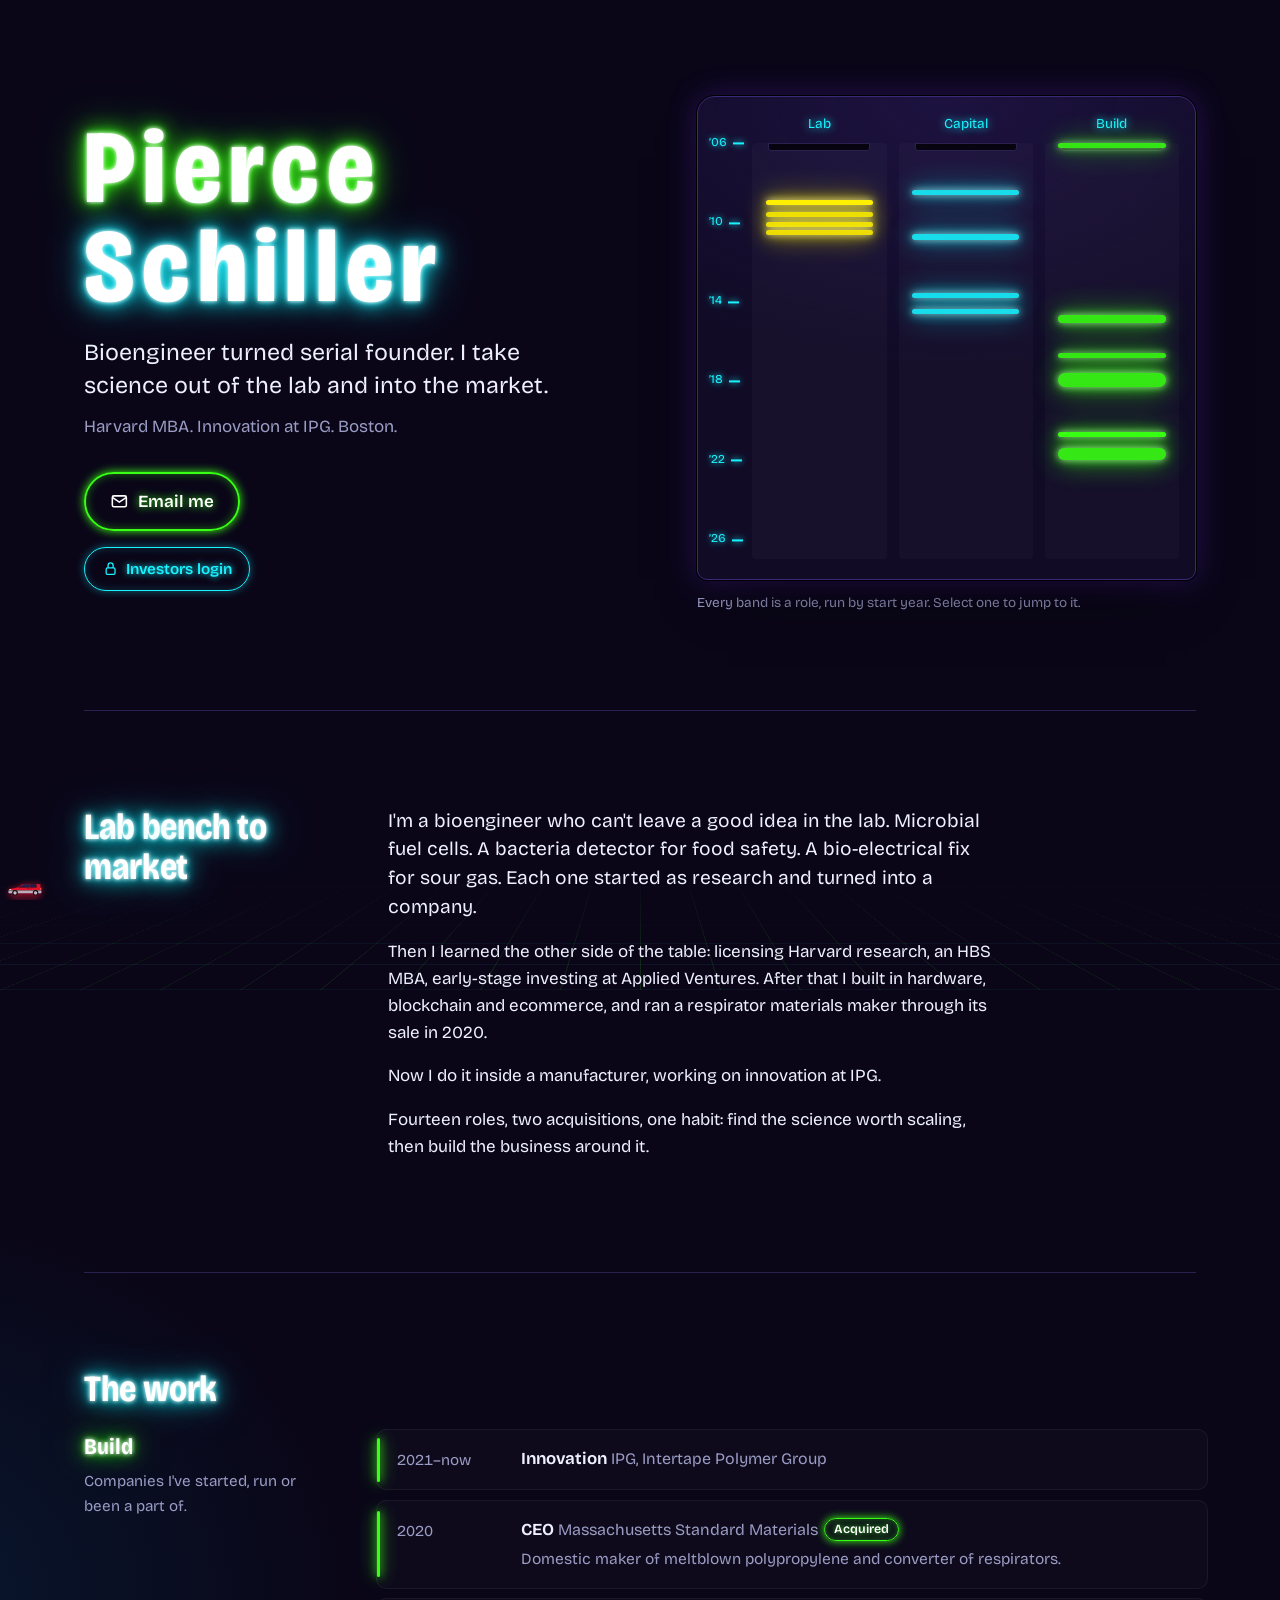
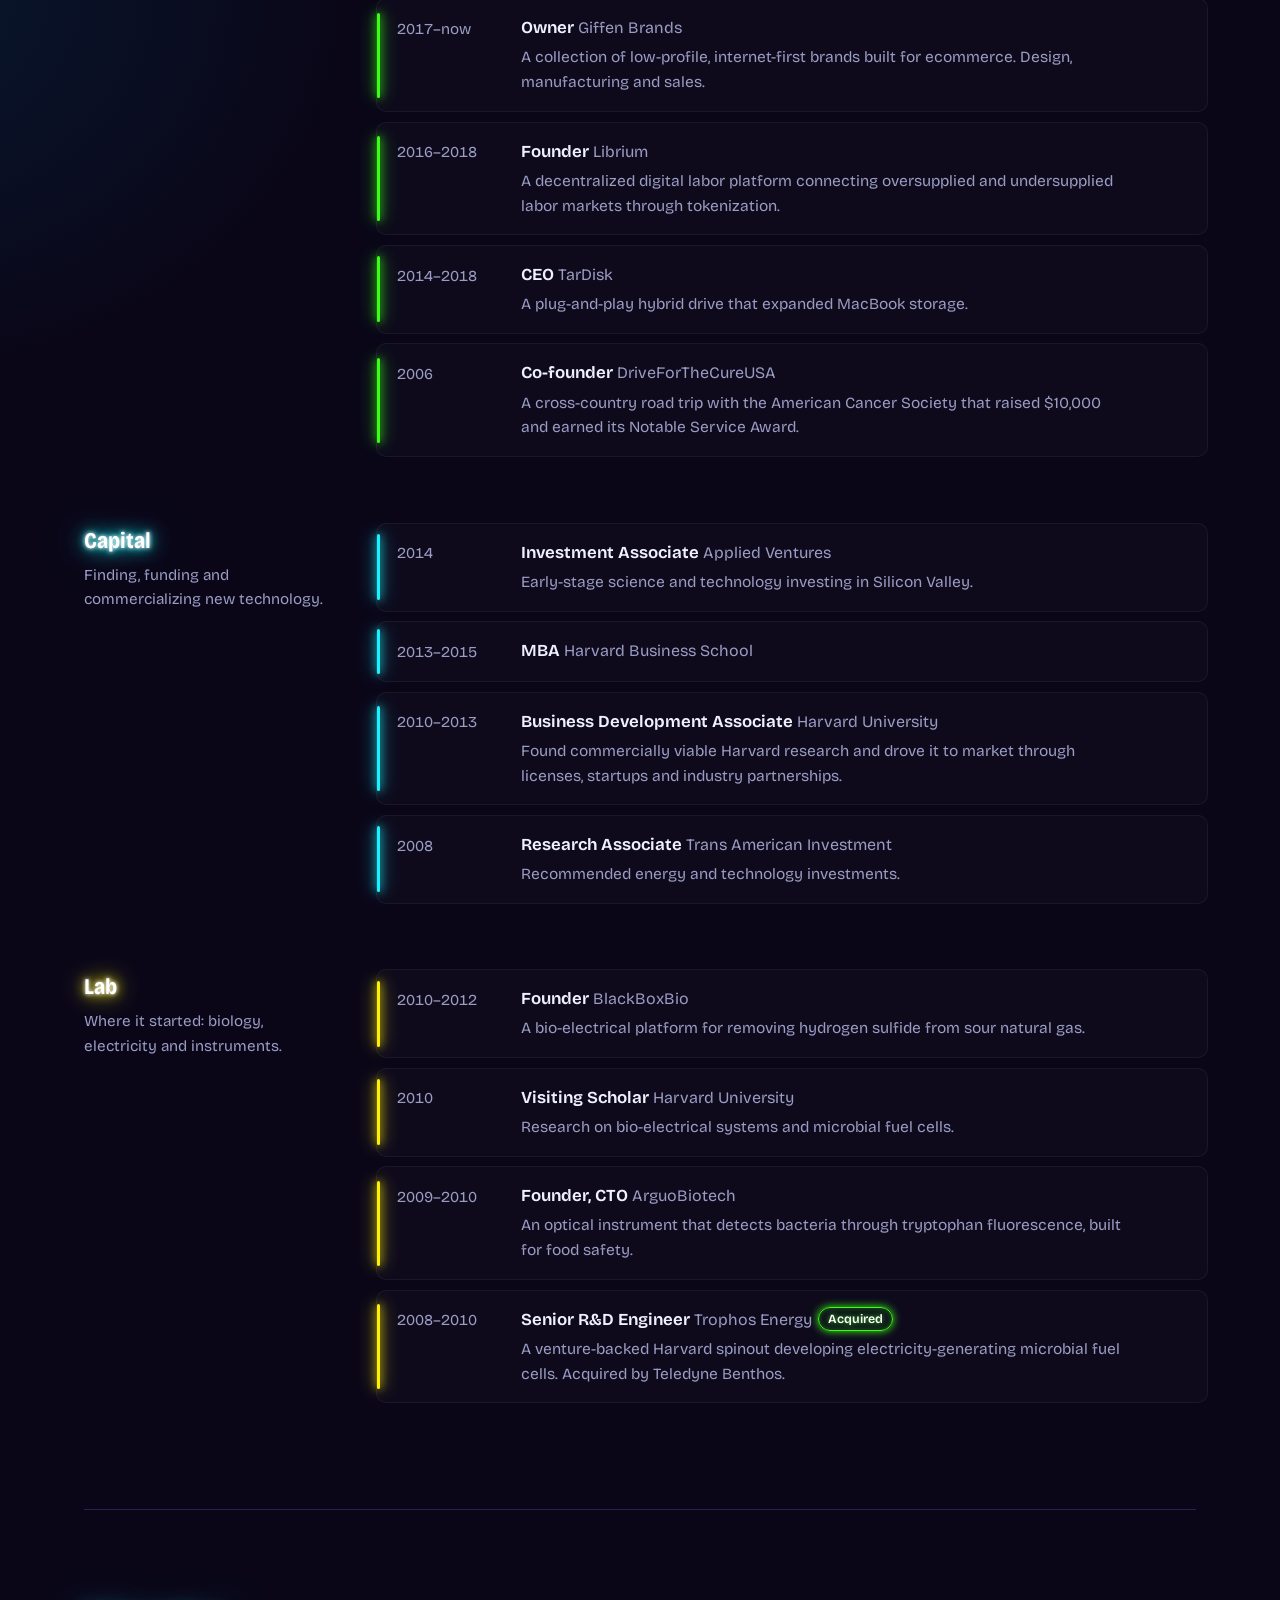
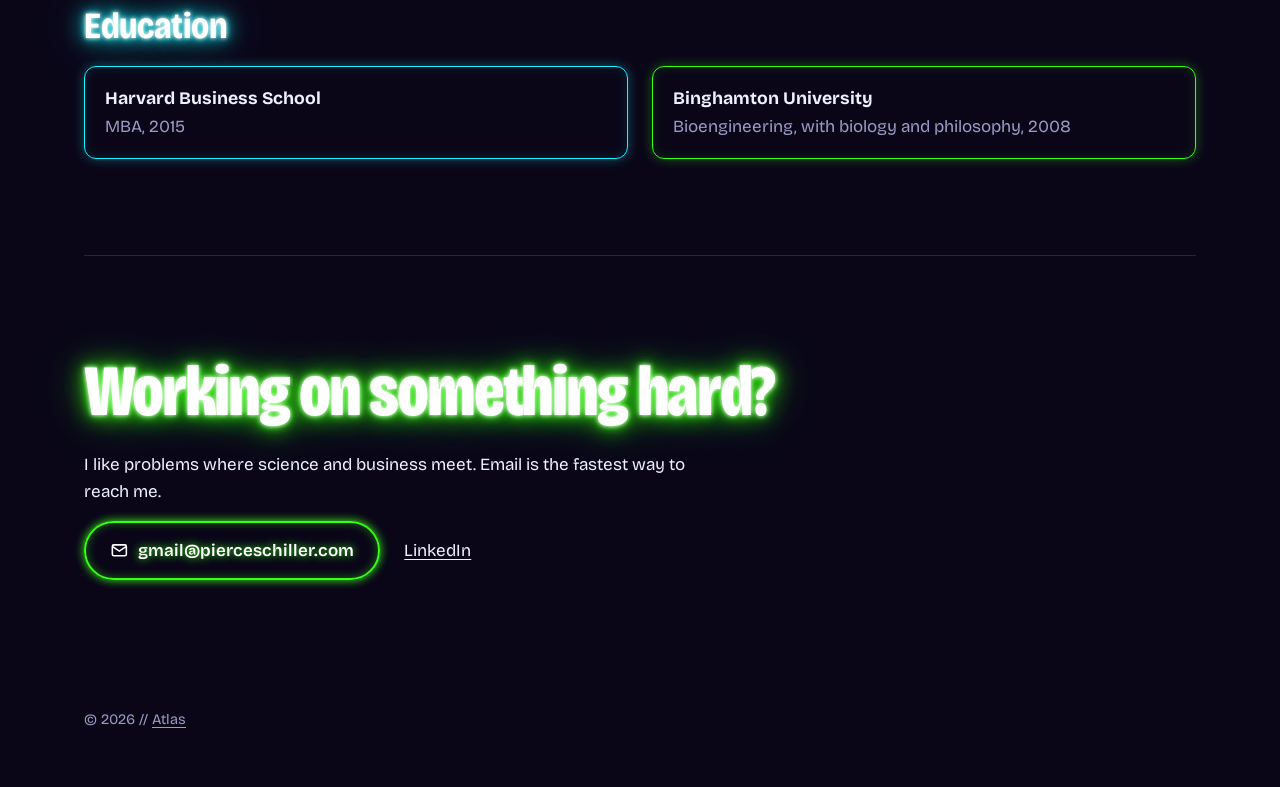
<file: index.html>
<!doctype html>
<html lang="en">
<head>
<meta charset="utf-8">
<meta name="viewport" content="width=device-width, initial-scale=1">
<title>Pierce Schiller</title>
<meta name="description" content="Pierce Schiller. Bioengineer turned serial founder, taking science out of the lab and into the market.">
<meta property="og:title" content="Pierce Schiller">
<meta property="og:description" content="Bioengineer turned serial founder. Harvard MBA. Boston.">
<meta property="og:type" content="website">
<meta name="theme-color" content="#0a0618">
<link rel="icon" type="image/svg+xml" href="assets/img/favicon.svg">
<link rel="canonical" href="https://pierceschiller.com/">
<meta property="og:url" content="https://pierceschiller.com/">
<link rel="preconnect" href="https://fonts.googleapis.com">
<link rel="preconnect" href="https://fonts.gstatic.com" crossorigin>
<link href="https://fonts.googleapis.com/css2?family=Bricolage+Grotesque:opsz,wdth,wght@12..96,75..100,300..800&display=swap" rel="stylesheet">
<link rel="stylesheet" href="assets/css/styles.css">
</head>
<body>
<div class="progress" aria-hidden="true"></div>

<main>
<div class="wrap">

  <!-- HERO -->
  <header class="hero">
    <div>
      <h1><span>Pierce</span><span>Schiller</span></h1>
      <p class="lede">Bioengineer turned serial founder. I take science out of the lab and into the market.</p>
      <p class="facts">Harvard MBA. Innovation at IPG. Boston.</p>
      <a class="button js-mail" href="#contact">
        <svg viewBox="0 0 24 24" fill="none" stroke="currentColor" stroke-width="2" aria-hidden="true"><rect x="3" y="5" width="18" height="14" rx="2"/><path d="m3 7 9 6 9-6"/></svg>
        Email me
      </a>
      <div class="investor">
        <button type="button" class="investor-open">
          <svg viewBox="0 0 24 24" fill="none" stroke="currentColor" stroke-width="2" aria-hidden="true"><rect x="5" y="11" width="14" height="10" rx="2"/><path d="M8 11V7a4 4 0 0 1 8 0v4"/></svg>
          Investors login
        </button>
      </div>
    </div>

    <figure class="gel-wrap" style="margin:0">
      <div class="gel" role="group" aria-label="Career gel: each band is a role, placed by start year">
        <div class="gel-head" aria-hidden="true"><span>Lab</span><span>Capital</span><span>Build</span></div>

        <ol class="ladder" aria-hidden="true">
          <li style="--y:2006">’06</li>
          <li style="--y:2010">’10</li>
          <li style="--y:2014">’14</li>
          <li style="--y:2018">’18</li>
          <li style="--y:2022">’22</li>
          <li style="--y:2026">’26</li>
        </ol>

        <div class="lanes">
          <ul class="lane" aria-label="Lab">
            <li><a class="band exit" href="#trophos"   style="--y:2008.9;--len:1.2;--i:2"><span>Trophos Energy, acquired</span></a></li>
            <li><a class="band"      href="#arguo"     style="--y:2009.5;--len:0.6;--i:4"><span>ArguoBiotech</span></a></li>
            <li><a class="band"      href="#harvard-rs" style="--y:2010.0;--len:0.6;--i:6"><span>Harvard research</span></a></li>
            <li><a class="band"      href="#blackbox"  style="--y:2010.4;--len:1.7;--i:7"><span>BlackBoxBio</span></a></li>
          </ul>
          <ul class="lane" aria-label="Capital">
            <li><a class="band" href="#tai"        style="--y:2008.4;--len:0.5;--i:1"><span>Trans American Investment</span></a></li>
            <li><a class="band" href="#harvard-bd" style="--y:2010.6;--len:3;--i:8"><span>Harvard tech commercialization</span></a></li>
            <li><a class="band" href="#hbs"        style="--y:2013.6;--len:2;--i:9"><span>Harvard Business School</span></a></li>
            <li><a class="band" href="#applied"    style="--y:2014.4;--len:0.6;--i:10"><span>Applied Ventures</span></a></li>
          </ul>
          <ul class="lane" aria-label="Build">
            <li><a class="band"      href="#dftc"    style="--y:2006;--len:0.5;--i:0"><span>DriveForTheCureUSA</span></a></li>
            <li><a class="band"      href="#tardisk" style="--y:2014.7;--len:3.8;--i:11"><span>TarDisk</span></a></li>
            <li><a class="band"      href="#librium" style="--y:2016.6;--len:2.3;--i:12"><span>Librium</span></a></li>
            <li><a class="band"      href="#giffen"  style="--y:2017.6;--len:9;--i:13"><span>Giffen Brands</span></a></li>
            <li><a class="band exit" href="#msm"     style="--y:2020.6;--len:0.4;--i:14"><span>Mass. Standard Materials, acquired</span></a></li>
            <li><a class="band"      href="#ipg"     style="--y:2021.4;--len:5.5;--i:15"><span>IPG</span></a></li>
          </ul>
        </div>
      </div>
      <figcaption class="gel-note">Every band is a role, run by start year. Select one to jump to it.</figcaption>
    </figure>
  </header>

  <!-- STORY -->
  <section class="section story" aria-labelledby="story-h">
    <h2 id="story-h">Lab bench to market</h2>
    <div>
      <p>I'm a bioengineer who can't leave a good idea in the lab. Microbial fuel cells. A bacteria detector for food safety. A bio-electrical fix for sour gas. Each one started as research and turned into a company.</p>
      <p>Then I learned the other side of the table: licensing Harvard research, an HBS MBA, early-stage investing at Applied Ventures. After that I built in hardware, blockchain and ecommerce, and ran a respirator materials maker through its sale in 2020.</p>
      <p>Now I do it inside a manufacturer, working on innovation at IPG.</p>
      <p>Fourteen roles, two acquisitions, one habit: find the science worth scaling, then build the business around it.</p>
    </div>
  </section>

  <!-- TIMELINE -->
  <section class="section" aria-labelledby="work-h">
    <h2 id="work-h">The work</h2>
    <div class="eras">

      <div class="era">
        <div><h3>Build</h3><p class="era-sub">Companies I've started, run or been a part of.</p></div>
        <ol class="roles" reversed>
          <li class="role" id="ipg"><time>2021–now</time><div><h4>Innovation <small>IPG, Intertape Polymer Group</small></h4></div></li>
          <li class="role" id="msm"><time>2020</time><div><h4>CEO <small>Massachusetts Standard Materials</small><span class="tag">Acquired</span></h4><p>Domestic maker of meltblown polypropylene and converter of respirators.</p></div></li>
          <li class="role" id="giffen"><time>2017–now</time><div><h4>Owner <small>Giffen Brands</small></h4><p>A collection of low-profile, internet-first brands built for ecommerce. Design, manufacturing and sales.</p>
            <div class="giffen" hidden>
              <p class="giffen-lede">You have <b>$18</b> to eat for the week: 12 meals. Rice is the cheap staple. Steak costs $4 a meal and it's the one you want.</p>
              <div class="plates" aria-hidden="true"></div>
              <label class="giffen-ctl">Price of rice <output class="rice-price">$1.00</output>
                <input type="range" min="100" max="150" step="5" value="100" aria-label="Price of rice per meal">
              </label>
              <p class="giffen-tally"><span class="t-rice">Rice: 10 meals</span> <span class="t-steak">Steak: 2 meals</span></p>
              <p class="giffen-cap">Raise the price of rice. Steak gets squeezed out of the budget, so you end up buying <em>more</em> rice. That's a Giffen good: an everyday staple whose demand rises with its price. Giffen Brands is named for it.</p>
              <button type="button" class="giffen-x">Close</button>
            </div>
          </div></li>
          <li class="role" id="librium"><time>2016–2018</time><div><h4>Founder <small>Librium</small></h4><p>A decentralized digital labor platform connecting oversupplied and undersupplied labor markets through tokenization.</p></div></li>
          <li class="role" id="tardisk"><time>2014–2018</time><div><h4>CEO <small>TarDisk</small></h4><p>A plug-and-play hybrid drive that expanded MacBook storage.</p></div></li>
          <li class="role" id="dftc"><time>2006</time><div><h4>Co-founder <small>DriveForTheCureUSA</small></h4><p>A cross-country road trip with the American Cancer Society that raised $10,000 and earned its Notable Service Award.</p></div></li>
        </ol>
      </div>

      <div class="era">
        <div><h3>Capital</h3><p class="era-sub">Finding, funding and commercializing new technology.</p></div>
        <ol class="roles" reversed>
          <li class="role" id="applied"><time>2014</time><div><h4>Investment Associate <small>Applied Ventures</small></h4><p>Early-stage science and technology investing in Silicon Valley.</p></div></li>
          <li class="role" id="hbs"><time>2013–2015</time><div><h4>MBA <small>Harvard Business School</small></h4></div></li>
          <li class="role" id="harvard-bd"><time>2010–2013</time><div><h4>Business Development Associate <small>Harvard University</small></h4><p>Found commercially viable Harvard research and drove it to market through licenses, startups and industry partnerships.</p></div></li>
          <li class="role" id="tai"><time>2008</time><div><h4>Research Associate <small>Trans American Investment</small></h4><p>Recommended energy and technology investments.</p></div></li>
        </ol>
      </div>

      <div class="era">
        <div><h3>Lab</h3><p class="era-sub">Where it started: biology, electricity and instruments.</p></div>
        <ol class="roles" reversed>
          <li class="role" id="blackbox"><time>2010–2012</time><div><h4>Founder <small>BlackBoxBio</small></h4><p>A bio-electrical platform for removing hydrogen sulfide from sour natural gas.</p></div></li>
          <li class="role" id="harvard-rs"><time>2010</time><div><h4>Visiting Scholar <small>Harvard University</small></h4><p>Research on bio-electrical systems and microbial fuel cells.</p></div></li>
          <li class="role" id="arguo"><time>2009–2010</time><div><h4>Founder, CTO <small>ArguoBiotech</small></h4><p>An optical instrument that detects bacteria through tryptophan fluorescence, built for food safety.</p></div></li>
          <li class="role" id="trophos"><time>2008–2010</time><div><h4>Senior R&amp;D Engineer <small>Trophos Energy</small><span class="tag">Acquired</span></h4><p>A venture-backed Harvard spinout developing electricity-generating microbial fuel cells. Acquired by Teledyne Benthos.</p></div></li>
        </ol>
      </div>

    </div>
  </section>

  <!-- CREDENTIALS -->
  <section class="section" aria-labelledby="edu-h">
    <h2 id="edu-h">Education</h2>
    <dl class="creds">
      <div><dt>Harvard Business School</dt><dd>MBA, 2015</dd></div>
      <div><dt>Binghamton University</dt><dd>Bioengineering, with biology and philosophy, 2008</dd></div>
    </dl>
  </section>

  <!-- CONTACT -->
  <section class="section contact" id="contact" aria-labelledby="contact-h">
    <h2 id="contact-h">Working on something hard?</h2>
    <p>I like problems where science and business meet. Email is the fastest way to reach me.</p>
    <div class="row">
      <a class="button js-mail" href="#contact">
        <svg viewBox="0 0 24 24" fill="none" stroke="currentColor" stroke-width="2" aria-hidden="true"><rect x="3" y="5" width="18" height="14" rx="2"/><path d="m3 7 9 6 9-6"/></svg>
        <span class="js-mail-text">Email me</span>
      </a>
      <a href="https://www.linkedin.com/in/pierceschiller/">LinkedIn</a>
    </div>
    <noscript><p>gmail [at] pierceschiller [dot] com</p></noscript>
  </section>

</div>
</main>

<footer>
  <div class="roadtrip" aria-hidden="true">
    <div class="car">
      <span class="honk">Beep! $10,000 raised, coast to coast.</span>
      <svg viewBox="6 16 200 74" width="200" height="74">
        <!-- Scaled from the factory side elevation: 1 unit = 20 mm.
             Length 3845 (rear overhang 695, wheelbase 2380, front overhang 770).
             Faces right: rear at x=10, front at x=202. Ground at y=88. -->
        <!-- red upper body: raked hatch, flat roof, steep windshield, sloping hood -->
        <path d="M11 58 L11.2 44 L13.4 25 Q14.4 21.4 19 21.3 L113 21.3 Q116 21.4 117.5 22.6 L150 42.6 L186 49.6 L197 51 Q201 52 201.6 55 L202 58 Z" fill="#e3112a"/>
        <!-- roof spoiler -->
        <path d="M12.6 20.8 L27 19.8 L27 22.8 L13.6 23.6 Z" fill="#15151c"/>
        <!-- hatch glass seen edge-on -->
        <path d="M13.4 25 L11.6 42 L14.6 42 L16.4 24.4 Z" fill="#15151c"/>
        <!-- side glass: black frames, then glass -->
        <path d="M76 23.4 L38.6 23.4 L37.6 43 L76 43 Z" fill="#15151c"/>
        <path d="M74 25 L40.2 25 L39.4 41.5 L74 41.5 Z" fill="#241a4a"/>
        <path d="M79 23.2 L114 23.2 L143 43 L79 43 Z" fill="#15151c"/>
        <path d="M80.6 24.8 L113.2 24.8 L138.6 41.5 L80.6 41.5 Z" fill="#241a4a"/>
        <path d="M84 26.5 L112 26.4 L124 34.2" stroke="#ffffff55" stroke-width="1.1" fill="none"/>
        <!-- mirror -->
        <path d="M136 37.6 L143 36.8 L144 42 L137 42 Z" fill="#15151c"/>
        <!-- door seams, handle, fuel door -->
        <path d="M77.5 43 L77.5 76 M142.6 43 L142.6 76" stroke="#9e0a1d" stroke-width="0.9"/>
        <rect x="82" y="46" width="9" height="2.4" rx="1.1" fill="#15151c"/>
        <rect x="64.5" y="50.4" width="5.6" height="4.4" rx="1" fill="none" stroke="#9e0a1d" stroke-width="0.8"/>
        <!-- rub strip, then the silver lower body and bumpers -->
        <rect x="10.6" y="57.6" width="192" height="3" fill="#15151c"/>
        <path d="M10 60.6 L203 60.6 L203.4 72.6 Q203.4 76.4 199.6 76.4 L14 76.4 Q9.6 76.4 9.6 72.6 Z" fill="#b9bdc9"/>
        <path d="M10 66 L30 66 M184 66 L203 66" stroke="#7d8190" stroke-width="1.2"/>
        <!-- lights -->
        <path d="M186.6 51.6 L197 52.4 L199.6 56.8 L187.4 57 Z" fill="#fff6c8"/>
        <rect x="11" y="45.8" width="3.8" height="11" rx="0.8" fill="#ff7a2e"/>
        <!-- wheel arches cut into the body -->
        <circle cx="43.8" cy="73.8" r="16.4" fill="#0a0618"/>
        <circle cx="164.7" cy="73.8" r="16.4" fill="#0a0618"/>
        <!-- turbine-style rims -->
        <g class="wheel" style="transform-origin:43.8px 73.8px">
          <circle cx="43.8" cy="73.8" r="14.2" fill="#111"/><circle cx="43.8" cy="73.8" r="9.2" fill="#d7d9e2"/>
          <circle cx="43.8" cy="73.8" r="9.2" fill="none" stroke="#8a8d9a" stroke-width="2.8" stroke-dasharray="2.2 2.6"/>
          <circle cx="43.8" cy="73.8" r="2.8" fill="#8a8d9a"/>
        </g>
        <g class="wheel" style="transform-origin:164.7px 73.8px">
          <circle cx="164.7" cy="73.8" r="14.2" fill="#111"/><circle cx="164.7" cy="73.8" r="9.2" fill="#d7d9e2"/>
          <circle cx="164.7" cy="73.8" r="9.2" fill="none" stroke="#8a8d9a" stroke-width="2.8" stroke-dasharray="2.2 2.6"/>
          <circle cx="164.7" cy="73.8" r="2.8" fill="#8a8d9a"/>
        </g>
      </svg>
    </div>
  </div>
  <div class="wrap foot-row"><span>© <span id="yr">2026</span> // <a href="/atlas/">Atlas</a></span><span class="ipline" aria-live="polite"></span></div>
</footer>

<dialog class="login" aria-labelledby="login-h">
  <form class="login-form" method="dialog" autocomplete="off" novalidate>
    <h2 id="login-h">Investors login</h2>
    <label>Username
      <input type="text" name="u" autocomplete="off" autocapitalize="off" spellcheck="false" required>
    </label>
    <label>Password
      <input type="password" name="p" autocomplete="new-password" required>
    </label>
    <div class="login-row">
      <button type="submit" class="button">Log in</button>
      <button type="button" class="login-cancel">Cancel</button>
    </div>
  </form>
  <div class="login-fail" hidden>
    <p class="fail-msg">Wrong username and password.</p>
    <div class="login-row">
      <button type="button" class="button login-retry">Try again</button>
      <button type="button" class="login-cancel">Close</button>
    </div>
  </div>
</dialog>
<script src="assets/js/main.js" defer></script>
</body>
</html>
</file>
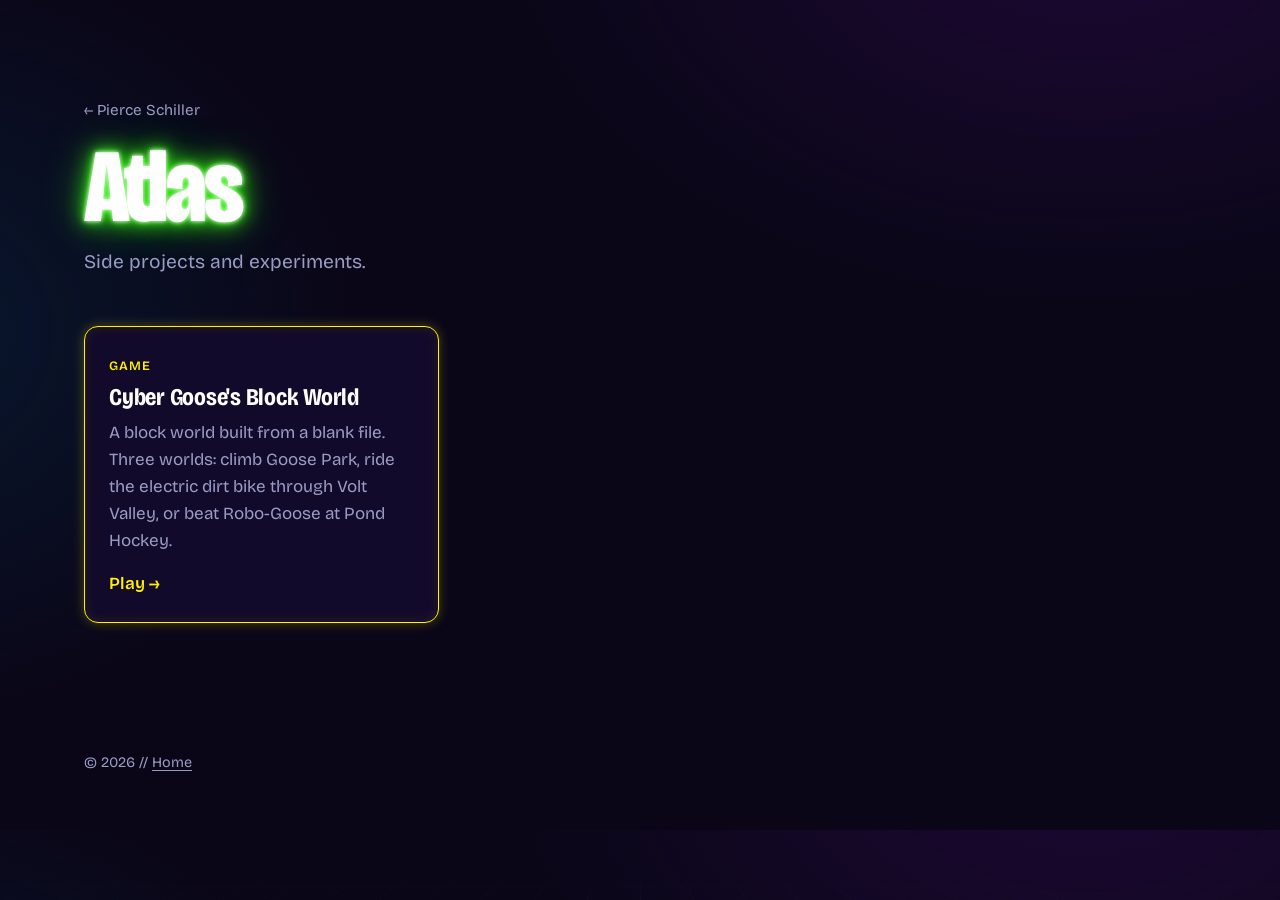
<file: atlas/index.html>
<!doctype html>
<html lang="en">
<head>
<meta charset="utf-8">
<meta name="viewport" content="width=device-width, initial-scale=1">
<title>Atlas // Pierce Schiller</title>
<meta name="description" content="Atlas: side projects and experiments from Pierce Schiller.">
<meta name="theme-color" content="#0a0618">
<link rel="icon" type="image/svg+xml" href="/assets/img/favicon.svg">
<link rel="canonical" href="https://pierceschiller.com/atlas/">
<link rel="preconnect" href="https://fonts.googleapis.com">
<link rel="preconnect" href="https://fonts.gstatic.com" crossorigin>
<link href="https://fonts.googleapis.com/css2?family=Bricolage+Grotesque:opsz,wdth,wght@12..96,75..100,300..800&display=swap" rel="stylesheet">
<link rel="stylesheet" href="/assets/css/styles.css">
<style>
  .atlas-head { padding: clamp(3rem, 8vw, 6rem) 0 2rem; }
  .atlas-head .back { color: var(--muted); font-size: 0.95rem; text-decoration: none; }
  .atlas-head .back:hover { color: var(--cyan); }
  .atlas-head h1 {
    margin: 1rem 0 0.75rem;
    font-size: clamp(3.2rem, 9vw, 6.5rem);
    font-weight: 800;
    font-stretch: 75%;
    font-variation-settings: "opsz" 96;
    line-height: 0.92;
    letter-spacing: -0.03em;
    color: #fff;
    text-shadow: var(--glow-green);
  }
  .atlas-head p { color: var(--muted); font-size: 1.2rem; }
  .atlas-grid {
    display: grid;
    grid-template-columns: repeat(auto-fill, minmax(18rem, 1fr));
    gap: 1.5rem;
    padding: 0 0 clamp(3.5rem, 8vw, 6rem);
    list-style: none;
    margin: 0;
  }
  .tile {
    display: block;
    height: 100%;
    padding: 1.5rem;
    border-radius: 14px;
    border: 1px solid var(--yellow);
    background: var(--bg-2);
    box-shadow: 0 0 12px #ffef0044, inset 0 0 12px #ffef0018;
    text-decoration: none;
    transition: box-shadow 0.2s, transform 0.2s;
  }
  .tile:hover, .tile:focus-visible {
    color: inherit;
    text-shadow: none;
    transform: translateY(-3px);
    box-shadow: 0 0 22px #ffef0099, inset 0 0 16px #ffef0033;
  }
  .tile .kind { color: var(--yellow); font-size: 0.8rem; font-weight: 600; letter-spacing: 0.08em; text-transform: uppercase; }
  .tile h2 { margin: 0.4rem 0 0.5rem; font-size: 1.5rem; text-shadow: none; }
  .tile p { margin: 0 0 1rem; color: var(--muted); }
  .tile .go { color: var(--yellow); font-weight: 600; }
  @media (prefers-reduced-motion: reduce) { .tile { transition: none; } .tile:hover { transform: none; } }
</style>
</head>
<body>
<main class="wrap">
  <header class="atlas-head">
    <a class="back" href="/">← Pierce Schiller</a>
    <h1>Atlas</h1>
    <p>Side projects and experiments.</p>
  </header>

  <ul class="atlas-grid">
    <li>
      <a class="tile" href="/atlas/goose/">
        <span class="kind">Game</span>
        <h2>Cyber Goose's Block World</h2>
        <p>A block world built from a blank file. Three worlds: climb Goose Park, ride the electric dirt bike through Volt Valley, or beat Robo-Goose at Pond Hockey.</p>
        <span class="go">Play →</span>
      </a>
    </li>
  </ul>
</main>
<footer><div class="wrap foot-row"><span>© 2026 // <a href="/">Home</a></span></div></footer>
</body>
</html>
</file>
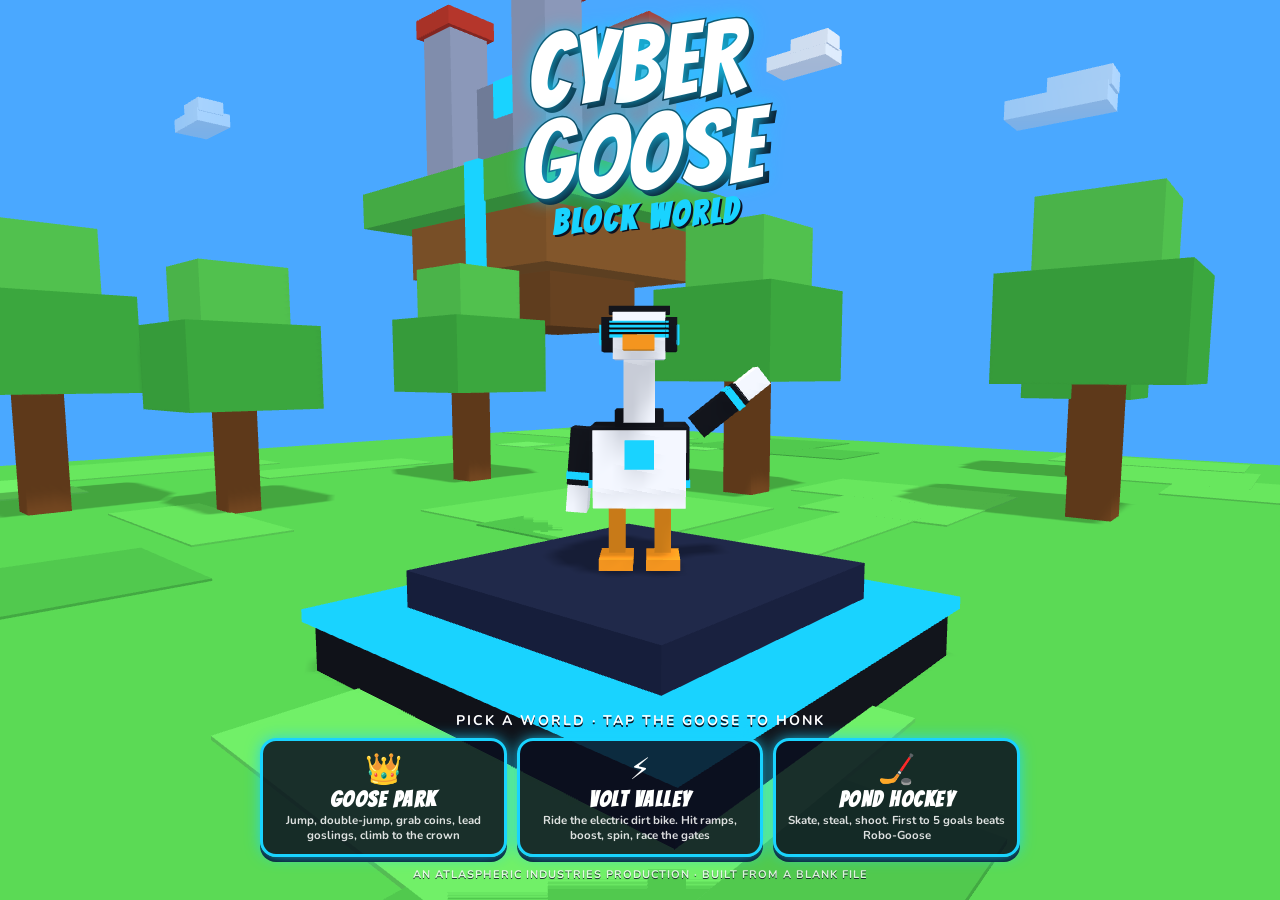
<file: atlas/goose/index.html>
<!DOCTYPE html>
<html lang="en">
<head>
<meta charset="utf-8">
<meta name="viewport" content="width=device-width,initial-scale=1,maximum-scale=1,user-scalable=no">
<title>Cyber Goose: Block World</title>
<link href="https://fonts.googleapis.com/css2?family=Bangers&family=Nunito:wght@700;900&display=swap" rel="stylesheet">
<style>
:root{--glow:#19d3ff;--ink:#0b1020}
*{box-sizing:border-box;-webkit-tap-highlight-color:transparent}
html,body{margin:0;height:100%;overflow:hidden;background:#0b1020;font-family:Nunito,system-ui,-apple-system,sans-serif;font-weight:700;color:#fff;
  touch-action:none;-webkit-user-select:none;user-select:none;-webkit-touch-callout:none}
canvas#c{position:fixed;inset:0;width:100%;height:100%;display:block}
button{font:inherit;color:inherit;cursor:pointer;border:0}
.hidden{display:none!important}

/* ---------- menu ---------- */
#menu{position:fixed;inset:0;display:flex;flex-direction:column;justify-content:space-between;align-items:center;padding:14px 14px 18px;pointer-events:none}
#title{text-align:center;transform:rotate(-4deg);margin-top:6px}
#title h1{font-family:Bangers,Impact,sans-serif;font-weight:400;font-size:clamp(46px,13vw,104px);line-height:.86;margin:0;letter-spacing:2px;
  color:#fff;-webkit-text-stroke:3px var(--ink);paint-order:stroke fill;text-shadow:0 0 18px var(--glow),5px 6px 0 var(--ink)}
#title .sub{font-family:Bangers,Impact,sans-serif;font-size:clamp(18px,5vw,34px);letter-spacing:3px;color:var(--glow);text-shadow:2px 2px 0 var(--ink)}
#menuBottom{width:100%;max-width:760px;pointer-events:auto}
#pick{text-align:center;font-size:14px;letter-spacing:2px;text-transform:uppercase;margin-bottom:8px;text-shadow:0 2px 0 var(--ink)}
#cards{display:grid;grid-template-columns:repeat(3,1fr);gap:10px}
.card{background:rgba(11,16,32,.86);border:3px solid var(--glow);border-radius:16px;padding:12px 8px;text-align:center;
  box-shadow:0 0 16px -2px var(--glow),0 5px 0 var(--ink);transition:transform .08s}
.card:active{transform:translateY(3px) scale(.98)}
.card .ic{font-size:30px;line-height:1.1}
.card .nm{font-family:Bangers,Impact,sans-serif;font-size:22px;letter-spacing:1.5px;margin-top:2px}
.card .ds{font-size:11.5px;opacity:.85;line-height:1.25;margin-top:2px}
#credit{text-align:center;font-size:11px;opacity:.8;margin-top:10px;letter-spacing:1px;text-shadow:0 1px 0 var(--ink)}
@media (max-width:520px){#cards{grid-template-columns:1fr;gap:8px}.card{display:flex;align-items:center;gap:12px;text-align:left;padding:9px 14px}.card .ic{font-size:28px}.card .nm{margin:0}}

/* ---------- hud ---------- */
#hud{position:fixed;left:0;right:0;top:0;display:flex;align-items:flex-start;gap:8px;padding:10px;pointer-events:none}
.pill{pointer-events:auto;background:rgba(11,16,32,.82);border:2px solid var(--glow);border-radius:12px;padding:8px 12px;font-size:13px;letter-spacing:1px;
  box-shadow:0 0 10px -3px var(--glow)}
#info{flex:1;text-align:center;font-size:14px;min-height:38px;display:flex;align-items:center;justify-content:center;gap:10px;flex-wrap:wrap}
#info b{color:var(--glow)}
#hud button{white-space:nowrap}
@media (max-width:560px){#hud{gap:5px;padding:8px 6px}.pill{padding:7px 8px;font-size:11px;letter-spacing:.5px}#info{font-size:11.5px;gap:4px;padding:6px}.bar{width:44px}#bLab .lg{display:none}#bMenu .lg{display:none}}
.bar{display:inline-block;width:70px;height:10px;border-radius:6px;background:#26304d;overflow:hidden;vertical-align:middle}
.bar i{display:block;height:100%;background:var(--glow)}
#toast{position:fixed;left:50%;top:22%;transform:translateX(-50%);background:rgba(11,16,32,.88);border:2px solid var(--glow);border-radius:14px;
  padding:10px 18px;font-size:16px;text-align:center;opacity:0;transition:opacity .2s;pointer-events:none;max-width:86vw}
#banner{position:fixed;left:0;right:0;top:30%;text-align:center;font-family:Bangers,Impact,sans-serif;font-size:clamp(54px,16vw,130px);letter-spacing:4px;
  color:#fff;-webkit-text-stroke:3px var(--ink);paint-order:stroke fill;text-shadow:0 0 24px var(--glow),6px 7px 0 var(--ink);
  opacity:0;transform:scale(.6) rotate(-4deg);transition:opacity .15s,transform .25s cubic-bezier(.2,1.6,.4,1);pointer-events:none}
#banner.on{opacity:1;transform:scale(1) rotate(-4deg)}
#bubble{position:fixed;font-family:Bangers,Impact,sans-serif;font-size:30px;letter-spacing:2px;color:var(--ink);background:#fff;border:3px solid var(--ink);
  border-radius:16px;padding:2px 12px;transform:translate(-50%,-120%) rotate(-6deg);opacity:0;transition:opacity .12s;pointer-events:none;white-space:nowrap}
#hint{position:fixed;left:50%;bottom:10px;transform:translateX(-50%);font-size:12px;letter-spacing:1px;background:rgba(11,16,32,.7);padding:6px 12px;border-radius:10px;pointer-events:none;white-space:nowrap}
kbd{background:#fff;color:var(--ink);border-radius:5px;padding:1px 6px;font:inherit;font-size:11px}

/* ---------- touch ---------- */
#touch{position:fixed;inset:0;pointer-events:none}
#joy{position:absolute;left:18px;bottom:22px;width:132px;height:132px;border-radius:50%;background:rgba(11,16,32,.45);border:3px solid rgba(255,255,255,.55);pointer-events:auto}
#knob{position:absolute;left:50%;top:50%;width:58px;height:58px;margin:-29px 0 0 -29px;border-radius:50%;background:var(--glow);box-shadow:0 0 14px var(--glow);border:3px solid #fff}
.tb{position:absolute;border-radius:50%;pointer-events:auto;font-family:Bangers,Impact,sans-serif;letter-spacing:1px;color:#fff;
  background:rgba(11,16,32,.6);border:3px solid var(--glow);box-shadow:0 0 12px -2px var(--glow);display:flex;align-items:center;justify-content:center}
.tb.down{background:var(--glow);color:var(--ink);transform:scale(.94)}
#btnA{right:18px;bottom:26px;width:92px;height:92px;font-size:22px}
#btnB{right:118px;bottom:18px;width:70px;height:70px;font-size:16px}
#btnH{right:26px;bottom:128px;width:70px;height:70px;font-size:17px;border-color:#ffb020;box-shadow:0 0 12px -2px #ffb020}

/* ---------- code lab ---------- */
#lab{position:fixed;right:8px;top:58px;width:min(330px,calc(100vw - 16px));max-height:calc(100vh - 70px);overflow:auto;background:rgba(8,12,26,.95);
  border:2px solid var(--glow);border-radius:14px;padding:12px 14px;box-shadow:0 0 18px -4px var(--glow);touch-action:pan-y}
#lab h3{margin:0 0 2px;font-family:Bangers,Impact,sans-serif;font-weight:400;font-size:24px;letter-spacing:2px;color:var(--glow)}
#lab p{margin:0 0 10px;font-size:12px;opacity:.85;font-weight:700}
.row{margin-bottom:9px}
.code{font-family:ui-monospace,Menlo,Consolas,monospace;font-size:13px;font-weight:400}
.code .k{color:#ff7ad9}.code .n{color:#ffd166}.code .c{color:#7d8bb0}
input[type=range]{width:100%;accent-color:var(--glow);height:26px;margin:0;touch-action:pan-x}
#swatches{display:flex;gap:8px;margin:4px 0 10px}
#swatches button{width:30px;height:30px;border-radius:50%;border:3px solid #fff}
#presets{display:flex;flex-wrap:wrap;gap:6px}
#presets button{background:#18223f;border:2px solid var(--glow);border-radius:10px;padding:6px 10px;font-size:12px}
</style>
</head>
<body>
<canvas id="c"></canvas>

<div id="menu">
  <div id="title"><h1>CYBER<br>GOOSE</h1><div class="sub">BLOCK WORLD</div></div>
  <div id="menuBottom">
    <div id="pick">Pick a world · tap the goose to honk</div>
    <div id="cards">
      <button class="card" data-s="park"><div class="ic">👑</div><div><div class="nm">GOOSE PARK</div><div class="ds">Jump, double-jump, grab coins, lead goslings, climb to the crown</div></div></button>
      <button class="card" data-s="bike"><div class="ic">⚡</div><div><div class="nm">VOLT VALLEY</div><div class="ds">Ride the electric dirt bike. Hit ramps, boost, spin, race the gates</div></div></button>
      <button class="card" data-s="hockey"><div class="ic">🏒</div><div><div class="nm">POND HOCKEY</div><div class="ds">Skate, steal, shoot. First to 5 goals beats Robo-Goose</div></div></button>
    </div>
    <div id="credit">AN ATLASPHERIC INDUSTRIES PRODUCTION · BUILT FROM A BLANK FILE</div>
  </div>
</div>

<div id="hud" class="hidden">
  <button class="pill" id="bMenu">◀ <span class="lg">MENU</span></button>
  <div class="pill" id="info"></div>
  <button class="pill" id="bLab">{ } <span class="lg">CODE </span>LAB</button>
  <button class="pill" id="bSnd">♪</button>
</div>
<div id="toast"></div>
<div id="banner"></div>
<div id="bubble">HONK!</div>
<div id="hint" class="hidden"></div>

<div id="touch" class="hidden">
  <div id="joy"><div id="knob"></div></div>
  <button class="tb" id="btnH">HONK</button>
  <button class="tb" id="btnB">RUN</button>
  <button class="tb" id="btnA">JUMP</button>
</div>

<div id="lab" class="hidden">
  <h3>CODE LAB</h3>
  <p>These are real variables from the game code. Change a number. Watch the world change.</p>
  <div id="rows"></div>
  <div class="code"><span class="k">let</span> glow = <span class="n" id="glowVal">"#19d3ff"</span>;</div>
  <div id="swatches"></div>
  <div id="presets">
    <button data-p="moon">Moon mode</button><button data-p="giant">Giant goose</button><button data-p="tiny">Tiny goose</button><button data-p="turbo">Turbo</button><button data-p="reset">Reset</button>
  </div>
</div>

<script src="three.min.js"></script>
<script>
(() => {
'use strict';
if(!window.THREE){ document.getElementById('pick').textContent='The 3D library did not load. Check the connection and reload.'; return; }
const T = THREE;
const $ = id => document.getElementById(id);
const clamp = (v,a,b) => v<a?a:v>b?b:v;
const rand = (a,b) => a + Math.random()*(b-a);
const TAU = Math.PI*2;
function lerpAngle(a,b,k){ const d=((b-a+Math.PI)%TAU+TAU)%TAU-Math.PI; return a+d*Math.min(1,k); }
function seeded(s){ return () => { s|=0; s=s+0x6D2B79F5|0; let t=Math.imul(s^s>>>15,1|s); t=t+Math.imul(t^t>>>7,61|t)^t; return ((t^t>>>14)>>>0)/4294967296; }; }

/* =====================  THE HACKABLE VARIABLES  ===================== */
const DEFAULTS = { gravity:26, speed:9, jump:11, size:1, bikePower:30, puck:26, glow:'#19d3ff' };
const V = Object.assign({}, DEFAULTS);
const LAB = [
  ['gravity','gravity',4,60,1,'how hard the world pulls down'],
  ['speed','speed',3,22,0.5,'how fast the goose moves'],
  ['jump','jumpPower',5,28,0.5,'how high the goose jumps'],
  ['size','gooseSize',0.4,3,0.1,'1 is normal, 3 is GIANT'],
  ['bikePower','bikePower',10,90,1,'electric motor strength'],
  ['puck','shotPower',10,55,1,'how hard the goose shoots'],
];

/* =====================  RENDERER  ===================== */
const canvas = $('c');
const renderer = new T.WebGLRenderer({canvas, antialias:true, powerPreference:'high-performance'});
renderer.setPixelRatio(Math.min(window.devicePixelRatio||1, 2));
renderer.shadowMap.enabled = true;
renderer.shadowMap.type = T.PCFSoftShadowMap;
const scene = new T.Scene();
scene.background = new T.Color('#6ec6ff');
scene.fog = new T.Fog('#6ec6ff', 80, 260);
const camera = new T.PerspectiveCamera(60, 1, 0.1, 600);
const hemi = new T.HemisphereLight(0xffffff, 0xc8d4ee, 2.3); scene.add(hemi);
const sun = new T.DirectionalLight(0xffffff, 2.2);
sun.castShadow = true; sun.shadow.mapSize.set(1024,1024);
{ const s=sun.shadow.camera; s.left=-38; s.right=38; s.top=38; s.bottom=-38; s.near=1; s.far=140; }
scene.add(sun); scene.add(sun.target);
const focus = new T.Vector3();
function resize(){ const w=window.innerWidth, h=window.innerHeight; renderer.setSize(w,h,false); camera.aspect=w/h; camera.updateProjectionMatrix(); }
window.addEventListener('resize', resize); resize();

/* =====================  BLOCK HELPERS  ===================== */
const GEO = new T.BoxGeometry(1,1,1);
const GLOW = 'GLOW';
const mats = {};
const glowMat = new T.MeshBasicMaterial({color:V.glow});
const dimMat  = new T.MeshLambertMaterial({color:'#2a3555'});
function mat(c){ if(c===GLOW) return glowMat; if(c && c.isMaterial) return c; return mats[c] || (mats[c] = new T.MeshLambertMaterial({color:c})); }
function box(w,h,d,c,x,y,z,parent,shadow){
  const m = new T.Mesh(GEO, mat(c)); m.scale.set(w,h,d); m.position.set(x||0,y||0,z||0);
  m.castShadow = shadow!==false; m.receiveShadow = true; if(parent) parent.add(m); return m;
}
let world = new T.Group(); scene.add(world);

/* =====================  CYBER GOOSE  ===================== */
function makeGoose(p){
  p = p||{};
  const body=p.body||'#ffffff', hood=p.hood||'#14161c', beak=p.beak||'#ff9a1f', gm=p.glow||GLOW;
  const root=new T.Group(), m=new T.Group(); root.add(m);
  const G={root, model:m, honkT:0};
  G.legs=[-1,1].map(s=>{ const g=new T.Group(); g.position.set(s*0.25,0.7,0);
    box(0.18,0.7,0.18,beak,0,-0.35,0,g); box(0.36,0.12,0.56,beak,0,-0.64,0.14,g); m.add(g); return g; });
  box(0.95,0.8,1.25,body,0,1.1,0,m);
  box(0.5,0.3,0.3,body,0,1.35,-0.72,m);
  if(!p.plain){
    box(1.02,0.62,0.95,hood,0,1.22,0.12,m);
    box(1.04,0.08,0.97,gm,0,0.95,0.12,m);
    box(0.3,0.3,0.04,gm,0,1.25,0.61,m);
    box(0.5,0.2,0.5,hood,0,1.6,0.3,m);
  }
  G.wings=[-1,1].map(s=>{ const g=new T.Group(); g.position.set(s*0.6,1.5,0.15);
    box(0.24,0.6,0.42,p.plain?body:hood,0,-0.3,0,g);
    if(!p.plain) box(0.26,0.08,0.44,gm,0,-0.5,0,g);
    box(0.22,0.3,0.4,body,0,-0.74,0,g); m.add(g); return g; });
  box(0.32,0.75,0.32,body,0,1.95,0.4,m);
  const h=new T.Group(); h.position.set(0,2.45,0.45); m.add(h); G.head=h;
  box(0.52,0.46,0.58,body,0,0,0,h);
  box(0.3,0.14,0.42,beak,0,-0.08,0.48,h);
  if(p.plain){ box(0.08,0.08,0.02,'#111',-0.14,0.08,0.3,h,false); box(0.08,0.08,0.02,'#111',0.14,0.08,0.3,h,false); }
  else {
    box(0.58,0.16,0.1,gm,0,0.06,0.3,h);
    for(let i=0;i<3;i++) box(0.6,0.02,0.11,'#0a0a0f',0,0.02+i*0.045,0.3,h,false);
    box(0.62,0.08,0.14,hood,0,0.27,-0.02,h);
    [-1,1].forEach(s=>{ box(0.12,0.34,0.34,hood,s*0.32,0.02,-0.02,h); box(0.03,0.2,0.2,gm,s*0.39,0.02,-0.02,h); });
  }
  // crown (earned in Goose Park)
  const cr=new T.Group(); cr.position.set(0,0.42,0); cr.visible=false; h.add(cr); G.crown=cr;
  box(0.46,0.1,0.46,'#ffd21f',0,0,0,cr);
  [[-.18,-.18],[.18,-.18],[-.18,.18],[.18,.18],[0,.2],[0,-.2]].forEach(a=>box(0.1,0.2,0.1,'#ffd21f',a[0],0.13,a[1],cr));
  // hockey stick
  const st=new T.Group(); st.position.set(-0.78,1.0,0.3); st.visible=false; m.add(st); G.stick=st;
  const shaft=box(0.08,1.7,0.08,'#b9814a',0,-0.35,0.42,st); shaft.rotation.x=-0.55;
  box(0.1,0.16,0.62,'#1a1a1f',0,-0.9,1.05,st);
  return G;
}
function animGoose(G,t,move,air){
  const sw=Math.sin(t*11)*0.9*move;
  G.legs[0].rotation.x=sw; G.legs[1].rotation.x=-sw;
  if(air){ const f=1.15+Math.sin(t*32)*0.55; G.wings[0].rotation.z=-f; G.wings[1].rotation.z=f; G.wings[0].rotation.x=G.wings[1].rotation.x=0; }
  else { G.wings[0].rotation.z=-0.08; G.wings[1].rotation.z=0.08; G.wings[0].rotation.x=-sw*0.6; G.wings[1].rotation.x=sw*0.6; }
  G.head.position.y=2.45+Math.sin(t*(move>0.1?11:3))*0.035;
  G.model.position.y=Math.abs(Math.sin(t*11))*0.08*move;
}
const hero = makeGoose();
let hasCrown = false;
function heroReset(){
  scene.add(hero.root);
  hero.root.position.set(0,0,0); hero.root.rotation.set(0,0,0); hero.root.scale.setScalar(V.size);
  hero.model.rotation.set(0,0,0); hero.model.position.set(0,0,0);
  hero.legs.forEach(l=>l.rotation.set(0,0,0)); hero.wings.forEach(w=>w.rotation.set(0,0,0));
  hero.stick.visible=false; hero.stick.rotation.set(0,0,0); hero.crown.visible=hasCrown;
}

/* =====================  PARTICLES + RINGS  ===================== */
const parts=[];
function burst(x,y,z,color,n,sp){
  n=n||12; sp=sp||6;
  for(let i=0;i<n && parts.length<260;i++){
    const m=box(0.2,0.2,0.2,color,x,y,z,scene,false);
    m.userData={vx:rand(-sp,sp),vy:rand(sp*0.3,sp*1.2),vz:rand(-sp,sp),life:rand(0.6,1.2)};
    parts.push(m);
  }
}
function confetti(x,y,z){ ['#ff4d6d','#ffd21f','#19d3ff','#7CFC6B','#c77dff','#ffffff'].forEach(c=>burst(x,y,z,c,9,9)); }
function updateParts(dt){
  for(let i=parts.length-1;i>=0;i--){ const m=parts[i], u=m.userData;
    u.vy-=22*dt; m.position.x+=u.vx*dt; m.position.y+=u.vy*dt; m.position.z+=u.vz*dt;
    m.rotation.x+=dt*7; m.rotation.y+=dt*5; u.life-=dt; m.scale.setScalar(Math.max(0.01,u.life*0.25));
    if(u.life<=0||m.position.y<-2){ scene.remove(m); parts.splice(i,1); } }
}
const rings=[]; const ringGeo=new T.TorusGeometry(1,0.07,6,30);
function ring(x,y,z){ const m=new T.Mesh(ringGeo,new T.MeshBasicMaterial({color:glowMat.color.getHex(),transparent:true}));
  m.rotation.x=Math.PI/2; m.position.set(x,y,z); m.userData.t=0; scene.add(m); rings.push(m); }
function updateRings(dt){ for(let i=rings.length-1;i>=0;i--){ const m=rings[i]; m.userData.t+=dt; const k=m.userData.t/0.6;
  m.scale.setScalar(1+k*9); m.material.opacity=1-k; if(k>=1){ scene.remove(m); m.material.dispose(); rings.splice(i,1);} } }

/* =====================  SOUND (made in code)  ===================== */
let AC=null, master=null, muted=false, motor=null;
function initAudio(){ if(AC){ if(AC.state==='suspended') AC.resume().catch(()=>{}); return; }
  try{ AC=new (window.AudioContext||window.webkitAudioContext)(); master=AC.createGain(); master.gain.value=0.5; master.connect(AC.destination); }catch(e){ AC=null; } }
function tone(freq,dur,type,vol,slide,delay){
  if(!AC||muted) return;
  try{ const t0=AC.currentTime+(delay||0), o=AC.createOscillator(), g=AC.createGain();
    o.type=type||'sine'; o.frequency.setValueAtTime(freq,t0);
    if(slide) o.frequency.exponentialRampToValueAtTime(Math.max(30,freq+slide),t0+dur);
    g.gain.setValueAtTime(vol||0.2,t0); g.gain.exponentialRampToValueAtTime(0.001,t0+dur);
    o.connect(g); g.connect(master); o.start(t0); o.stop(t0+dur+0.03); }catch(e){}
}
const sfx={
  coin(){tone(880,.08,'square',.1);tone(1320,.16,'square',.1,0,.07);},
  jump(){tone(300,.18,'sine',.22,320);}, flap(){tone(520,.12,'triangle',.2,420);},
  honk(){tone(330,.15,'sawtooth',.2,-50);tone(285,.3,'sawtooth',.2,-90,.14);},
  land(){tone(130,.12,'sine',.28,-70);}, boing(){tone(190,.32,'sine',.28,640);},
  gate(){tone(660,.1,'triangle',.2);tone(990,.2,'triangle',.2,0,.08);},
  horn(){tone(185,.95,'square',.13);tone(233,.95,'square',.1);},
  shot(){tone(170,.09,'square',.25,-90);}, tick(){tone(720,.03,'square',.07);},
  win(){[523,659,784,1046].forEach((f,i)=>tone(f,.22,'triangle',.22,0,i*.12));},
  peep(){tone(1400,.09,'sine',.16,320);tone(1700,.09,'sine',.16,200,.1);},
  thud(){tone(95,.16,'sine',.32,-45);}, boost(){tone(210,.4,'sawtooth',.08,720);}, dash(){tone(420,.16,'triangle',.16,-220);}
};
function motorOn(){ if(!AC||motor) return; try{ const o=AC.createOscillator(), f=AC.createBiquadFilter(), g=AC.createGain();
  o.type='sawtooth'; f.type='lowpass'; f.frequency.value=520; g.gain.value=0; o.connect(f); f.connect(g); g.connect(master); o.start(); motor={o,g}; }catch(e){} }
function motorOff(){ if(motor){ try{motor.o.stop();}catch(e){} motor=null; } }

/* =====================  UI HELPERS  ===================== */
let toastT=0, bannerT=0, bubbleT=0;
function toast(msg,ms){ const e=$('toast'); e.textContent=msg; e.style.opacity=1; toastT=(ms||1700)/1000; }
function banner(msg,ms){ const e=$('banner'); e.textContent=msg; e.classList.add('on'); bannerT=(ms||1600)/1000; }
const tmpV=new T.Vector3();
function showBubble(){ hero.head.getWorldPosition(tmpV); tmpV.y+=0.5*V.size; tmpV.project(camera);
  const e=$('bubble'); e.style.left=((tmpV.x*0.5+0.5)*window.innerWidth)+'px'; e.style.top=((-tmpV.y*0.5+0.5)*window.innerHeight)+'px'; e.style.opacity=1; bubbleT=0.6; }

/* =====================  INPUT  ===================== */
const isTouch = (window.matchMedia && matchMedia('(pointer:coarse)').matches) || ('ontouchstart' in window);
const keys={}; const inp={x:0,y:0,a:false,b:false,aP:false,bP:false,honkP:false};
const tch={x:0,y:0,a:false,b:false};
let camYaw=0, camTilt=0.5, dragId=null, dragX=0, dragY=0;
window.addEventListener('keydown',e=>{
  if(['Space','ArrowUp','ArrowDown','ArrowLeft','ArrowRight'].includes(e.code)) e.preventDefault();
  if(!keys[e.code]){ if(e.code==='Space') inp.aP=true; if(e.code==='ShiftLeft'||e.code==='ShiftRight'||e.code==='KeyE') inp.bP=true; if(e.code==='KeyH'||e.code==='KeyF') inp.honkP=true; }
  keys[e.code]=true;
});
window.addEventListener('keyup',e=>{ keys[e.code]=false; });
window.addEventListener('blur',()=>{ for(const k in keys) keys[k]=false; });
function readInput(){
  let x=(keys.KeyD||keys.ArrowRight?1:0)-(keys.KeyA||keys.ArrowLeft?1:0);
  let y=(keys.KeyW||keys.ArrowUp?1:0)-(keys.KeyS||keys.ArrowDown?1:0);
  if(tch.x||tch.y){ x=tch.x; y=tch.y; }
  inp.x=x; inp.y=y;
  inp.a=!!keys.Space||tch.a; inp.b=!!keys.ShiftLeft||!!keys.ShiftRight||!!keys.KeyE||tch.b;
}
// joystick
{ const joy=$('joy'), knob=$('knob'); let id=null;
  const set=e=>{ const r=joy.getBoundingClientRect(); let dx=e.clientX-(r.left+r.width/2), dy=e.clientY-(r.top+r.height/2);
    const L=Math.hypot(dx,dy), M=48; if(L>M){ dx*=M/L; dy*=M/L; }
    knob.style.transform='translate('+dx+'px,'+dy+'px)'; tch.x=dx/M; tch.y=-dy/M; if(Math.hypot(tch.x,tch.y)<0.15){tch.x=0;tch.y=0;} };
  joy.addEventListener('pointerdown',e=>{ id=e.pointerId; try{joy.setPointerCapture(id);}catch(_){} set(e); e.preventDefault(); });
  joy.addEventListener('pointermove',e=>{ if(e.pointerId===id) set(e); });
  const end=e=>{ if(e.pointerId===id){ id=null; tch.x=tch.y=0; knob.style.transform=''; } };
  joy.addEventListener('pointerup',end); joy.addEventListener('pointercancel',end);
}
function holdBtn(el,down,up){
  el.addEventListener('pointerdown',e=>{ e.preventDefault(); try{el.setPointerCapture(e.pointerId);}catch(_){} el.classList.add('down'); down(); });
  const u=()=>{ el.classList.remove('down'); if(up) up(); };
  el.addEventListener('pointerup',u); el.addEventListener('pointercancel',u);
}
holdBtn($('btnA'),()=>{tch.a=true;inp.aP=true;},()=>{tch.a=false;});
holdBtn($('btnB'),()=>{tch.b=true;inp.bP=true;},()=>{tch.b=false;});
holdBtn($('btnH'),()=>{inp.honkP=true;});
// drag to look, tap goose to honk on the menu
canvas.addEventListener('pointerdown',e=>{ if(state==='menu'){ initAudio(); inp.honkP=true; return; } dragId=e.pointerId; dragX=e.clientX; dragY=e.clientY; });
canvas.addEventListener('pointermove',e=>{ if(e.pointerId!==dragId) return;
  camYaw-=(e.clientX-dragX)*0.007; camTilt=clamp(camTilt+(e.clientY-dragY)*0.005,0.15,1.2); dragX=e.clientX; dragY=e.clientY; });
const dragEnd=e=>{ if(e.pointerId===dragId) dragId=null; };
canvas.addEventListener('pointerup',dragEnd); canvas.addEventListener('pointercancel',dragEnd);
document.addEventListener('contextmenu',e=>e.preventDefault());

/* =====================  CAMERA  ===================== */
const camPos=new T.Vector3(), camLook=new T.Vector3(), camLookT=new T.Vector3(); let camSnap=true;
function setCam(px,py,pz,lx,ly,lz,dt,rate){
  const k=camSnap?1:1-Math.exp(-dt*(rate||6));
  camPos.set(px,py,pz); camera.position.lerp(camPos,k);
  camLookT.set(lx,ly,lz); camLook.lerp(camLookT,camSnap?1:1-Math.exp(-dt*10)); camera.lookAt(camLook); camSnap=false;
}

/* =====================  SCENERY  ===================== */
function tree(g,x,z,s,snow){ s=s||1;
  box(0.6*s,2*s,0.6*s,'#7a4a21',x,1*s,z,g);
  box(2.4*s,1.6*s,2.4*s,snow?'#2f7d4f':'#3fae3f',x,2.8*s,z,g);
  box(1.6*s,1.2*s,1.6*s,snow?'#eef8ff':'#56c94f',x,4.1*s,z,g); }
function cloud(g,x,y,z,s){ s=s||1; box(9*s,1.8*s,4.5*s,'#ffffff',x,y,z,g,false); box(5.5*s,1.8*s,3.4*s,'#ffffff',x+2*s,y+1.4*s,z+0.5,g,false); }
function island(g,x,y,z,s){ s=s||1;
  box(16*s,2*s,16*s,'#4fbf4a',x,y,z,g,false); box(12*s,3*s,12*s,'#8a5a2b',x,y-2.5*s,z,g,false); box(7*s,3*s,7*s,'#6d4521',x,y-5.5*s,z,g,false);
  box(7*s,6*s,7*s,'#7f8aa3',x,y+4*s,z,g,false);
  [[-4,-4],[4,-4],[-4,4],[4,4]].forEach(a=>{ box(2.6*s,9*s,2.6*s,'#939fba',x+a[0]*s,y+5.5*s,z+a[1]*s,g,false); box(3.2*s,1*s,3.2*s,'#c0392b',x+a[0]*s,y+10.5*s,z+a[1]*s,g,false); });
  box(1.2*s,14*s,0.4*s,GLOW,x+3*s,y-6*s,z+8.1*s,g,false);
  box(2*s,2*s,0.2*s,GLOW,x,y+6*s,z+3.55*s,g,false); }
function sky(g,rng){ for(let i=0;i<14;i++){ const a=rng()*TAU, r=60+rng()*120; cloud(g,Math.cos(a)*r,34+rng()*26,Math.sin(a)*r,0.8+rng()); } }
function patches(g,rng,n,range,colors,y){
  const im=new T.InstancedMesh(GEO,new T.MeshLambertMaterial({color:'#ffffff'}),n), o=new T.Object3D(), c=new T.Color();
  for(let i=0;i<n;i++){ o.position.set((rng()-0.5)*range,y,(rng()-0.5)*range); o.scale.set(1.5+rng()*5,0.04,1.5+rng()*5); o.rotation.y=0; o.updateMatrix();
    im.setMatrixAt(i,o.matrix); im.setColorAt(i,c.set(colors[(rng()*colors.length)|0])); }
  im.receiveShadow=true; g.add(im); return im;
}

/* =====================  SCENARIO 1: GOOSE PARK  ===================== */
const park={
  btnA:'JUMP', btnB:'RUN', hint:'<kbd>WASD</kbd> move · <kbd>Space</kbd> jump (x2) · <kbd>Shift</kbd> run · <kbd>H</kbd> honk · drag to look',
  init(){
    const g=world, rng=seeded(7), S=this;
    scene.background.set('#6ec6ff'); scene.fog.color.set('#6ec6ff'); scene.fog.near=70; scene.fog.far=240;
    box(170,1,170,'#4fbf4a',0,-0.5,0,g,false);
    patches(g,rng,160,160,['#46b043','#5acb52','#3fa63c','#62d35a'],0.02);
    box(14,0.1,10,'#3aa7ff',-18,0.03,-12,g,false); box(15,0.08,11,'#e8d9a0',-18,0.01,-12,g,false);
    sky(g,rng); island(g,-70,26,90,1.6); island(g,95,34,40,1.2); island(g,30,22,-110,1.4);
    S.solids=[]; S.coins=[]; S.pads=[];
    const solid=(x,y,z,w,h,d,c)=>{ box(w,h,d,c,x,y,z,g); S.solids.push({x0:x-w/2,x1:x+w/2,y0:y-h/2,y1:y+h/2,z0:z-d/2,z1:z+d/2}); };
    const coin=(x,y,z)=>{ const m=box(0.7,0.7,0.16,'#ffd21f',x,y,z,g); S.coins.push({m,x,y,z,taken:false,mag:0}); };
    // stair pillars
    const cols=['#ff6b6b','#ffa94d','#ffd43b','#69db7c','#4dabf7','#b197fc'];
    for(let i=0;i<6;i++){ const h=(i+1)*0.8; solid(0,h/2,9+i*3.2,3,h,3,cols[i]); coin(0,h+1.3,9+i*3.2); }
    // floating neon platforms
    const fp=[[5,5.2,29],[10.5,5.8,31],[16,6.4,28.5],[20,7.0,23.5]];
    fp.forEach(a=>{ solid(a[0],a[1],a[2],3.2,0.6,3.2,'#1b2340'); box(3.3,0.12,3.3,GLOW,a[0],a[1]-0.3,a[2],g,false); coin(a[0],a[1]+1.6,a[2]); });
    // crown tower
    solid(24,3.9,16,7,7.8,7,'#7f8aa3');
    [[-3,-3],[3,-3],[-3,3],[3,3]].forEach(a=>box(1.4,1.2,1.4,'#939fba',24+a[0],8.4,16+a[1],g));
    box(7.2,0.2,7.2,GLOW,24,5,16,g,false);
    S.trophy=new T.Group(); S.trophy.position.set(24,9.4,16); g.add(S.trophy);
    box(1.3,0.3,1.3,'#ffd21f',0,0,0,S.trophy); [[-.5,-.5],[.5,-.5],[-.5,.5],[.5,.5]].forEach(a=>box(0.3,0.6,0.3,'#ffd21f',a[0],0.4,a[1],S.trophy));
    S.trophyTaken=hasCrown; S.trophy.visible=!hasCrown;
    // bounce pads
    [[-9,7,22],[-17,15,30],[12,-10,26]].forEach(a=>{ box(3.2,0.3,3.2,'#ff3ea5',a[0],0.15,a[1],g); box(2.4,0.34,2.4,'#ffffff',a[0],0.16,a[1],g,false);
      S.pads.push({x:a[0],z:a[1],p:a[2]}); for(let k=0;k<3;k++) coin(a[0],4+k*2.6,a[1]); });
    // ground coins in an arc
    for(let i=0;i<8;i++){ const a=i/8*TAU; coin(Math.cos(a)*14-2,1.2,Math.sin(a)*14-14); }
    // crates to climb
    solid(8,0.75,-4,1.5,1.5,1.5,'#b9814a'); solid(9.6,0.75,-4,1.5,1.5,1.5,'#b9814a'); solid(8.8,2.25,-4,1.5,1.5,1.5,'#c99355'); coin(8.8,4.3,-4);
    // trees + fence
    for(let i=0;i<46;i++){ const x=(rng()-0.5)*150, z=(rng()-0.5)*150; if(Math.hypot(x,z-10)<34) continue; tree(g,x,z,0.8+rng()*0.9); }
    // goslings
    S.gos=[]; [[-14,-6],[6,-16],[-22,8]].forEach(a=>{ const G=makeGoose({plain:true,body:'#ffe36e',beak:'#ff9a1f'}); G.root.scale.setScalar(0.42);
      G.root.position.set(a[0],0,a[1]); g.add(G.root); S.gos.push({G,x:a[0],y:0,z:a[1],h:rng()*TAU,follow:false,wt:rng()*3}); });
    S.p={x:0,y:0,z:0,vx:0,vy:0,vz:0,h:0,ground:true,jumps:0,coyote:0};
    S.got=0; S.done=false; S.flock=0; camYaw=0; camTilt=0.5;
    heroReset(); S.hud();
    toast('Collect coins. Honk at goslings. Climb for the crown!',2600);
  },
  hud(){ $('info').innerHTML='COINS <b>'+this.got+'/'+this.coins.length+'</b> · FLOCK <b>'+this.flock+'/3</b>'+(hasCrown?' · <b>CROWNED</b>':''); },
  groundAt(x,z,y,R){ let gy=0; for(const s of this.solids){ if(x>s.x0-R&&x<s.x1+R&&z>s.z0-R&&z<s.z1+R&&s.y1<=y+0.36&&s.y1>gy) gy=s.y1; } return gy; },
  onHonk(){ const P=this.p; let joined=0;
    this.coins.forEach(c=>{ if(!c.taken && Math.hypot(c.x-P.x,c.z-P.z)<10) c.mag=1.4; });
    this.gos.forEach(o=>{ if(!o.follow && Math.hypot(o.x-P.x,o.z-P.z)<13){ o.follow=true; joined++; this.flock++; } });
    if(joined){ sfx.peep(); toast(joined>1?'Goslings joined your flock!':'A gosling joined your flock!'); this.hud(); }
  },
  update(dt,t){
    const S=this, P=S.p, R=0.45*V.size, H=2.9*V.size;
    camYaw-=inp.x*1.5*dt;
    const fx=Math.sin(camYaw), fz=Math.cos(camYaw), rx=-fz, rz=fx;
    let mx=fx*inp.y+rx*inp.x, mz=fz*inp.y+rz*inp.x; const ml=Math.hypot(mx,mz); if(ml>1){mx/=ml;mz/=ml;}
    const sp=V.speed*(inp.b?1.6:1), k=Math.min(1,dt*(P.ground?11:4));
    P.vx+=(mx*sp-P.vx)*k; P.vz+=(mz*sp-P.vz)*k;
    if(ml>0.1) P.h=lerpAngle(P.h,Math.atan2(mx,mz),dt*12);
    if(inp.aP){
      if(P.ground||P.coyote>0){ P.vy=V.jump; P.ground=false; P.coyote=0; P.jumps=1; sfx.jump(); }
      else if(P.jumps<2){ P.vy=V.jump*0.92; P.jumps=2; sfx.flap(); burst(P.x,P.y+1.2,P.z,'#ffffff',8,4); }
    }
    P.vy-=V.gravity*dt;
    let nx=P.x+P.vx*dt, nz=P.z+P.vz*dt;
    for(const s of S.solids){
      if(nx>s.x0-R&&nx<s.x1+R&&nz>s.z0-R&&nz<s.z1+R&&P.y<s.y1-0.35&&P.y+H>s.y0){
        const a=nx-(s.x0-R), b=(s.x1+R)-nx, c=nz-(s.z0-R), d=(s.z1+R)-nz, m=Math.min(a,b,c,d);
        if(m===a){nx=s.x0-R;P.vx=0;} else if(m===b){nx=s.x1+R;P.vx=0;} else if(m===c){nz=s.z0-R;P.vz=0;} else {nz=s.z1+R;P.vz=0;}
      }
    }
    nx=clamp(nx,-80,80); nz=clamp(nz,-80,80);
    let ny=P.y+P.vy*dt;
    if(P.vy>0) for(const s of S.solids){ if(nx>s.x0-R&&nx<s.x1+R&&nz>s.z0-R&&nz<s.z1+R&&P.y+H<=s.y0+0.02&&ny+H>s.y0){ ny=s.y0-H; P.vy=0; } }
    const gy=S.groundAt(nx,nz,P.y,R*0.7);
    if(ny<=gy){ if(!P.ground&&P.vy<-9){ sfx.land(); burst(nx,gy+0.2,nz,'#dfe7ee',6,3); } ny=gy; P.vy=0; P.ground=true; P.jumps=0; P.coyote=0.12; }
    else { P.ground=false; P.coyote-=dt; }
    P.x=nx; P.y=ny; P.z=nz;
    for(const pd of S.pads){ if(P.y<0.5&&Math.abs(P.x-pd.x)<1.7&&Math.abs(P.z-pd.z)<1.7&&P.vy<=0.1){ P.vy=pd.p; P.ground=false; P.jumps=1; sfx.boing(); burst(pd.x,0.6,pd.z,'#ff3ea5',10,5); } }
    // coins
    for(const c of S.coins){ if(c.taken) continue; c.m.rotation.y=t*3;
      if(c.mag>0){ c.mag-=dt; const dx=P.x-c.x, dy=P.y+1.2-c.y, dz=P.z-c.z, L=Math.hypot(dx,dy,dz)||1; c.x+=dx/L*16*dt; c.y+=dy/L*16*dt; c.z+=dz/L*16*dt; }
      c.m.position.set(c.x,c.y+Math.sin(t*3+c.x)*0.15,c.z);
      if(Math.hypot(c.x-P.x,c.y-(P.y+1.2*V.size),c.z-P.z)<1.4+0.5*V.size){ c.taken=true; c.m.visible=false; S.got++; sfx.coin(); burst(c.x,c.y,c.z,'#ffd21f',8,5); S.hud();
        if(S.got===S.coins.length&&!S.done){ S.done=true; banner('ALL COINS!',2200); sfx.win(); confetti(P.x,P.y+3,P.z); } } }
    // crown
    S.trophy.rotation.y=t*2; S.trophy.position.y=9.4+Math.sin(t*2)*0.2;
    if(!S.trophyTaken&&Math.hypot(P.x-24,P.z-16)<2&&P.y>7){ S.trophyTaken=true; hasCrown=true; S.trophy.visible=false; hero.crown.visible=true;
      banner('KING GOOSE!',2400); sfx.win(); confetti(P.x,P.y+3,P.z); S.hud(); }
    // goslings
    let lead={x:P.x,y:P.y,z:P.z};
    for(const o of S.gos){ let mv=0;
      if(o.follow){ const dx=lead.x-o.x, dz=lead.z-o.z, L=Math.hypot(dx,dz);
        if(L>1.5){ const s=Math.min(V.speed*1.7,(L-1.2)*5); o.x+=dx/L*s*dt; o.z+=dz/L*s*dt; o.h=Math.atan2(dx,dz); mv=1; }
        const gy2=S.groundAt(o.x,o.z,lead.y+0.6,0.2); o.y+=(gy2-o.y)*Math.min(1,dt*10); lead={x:o.x,y:o.y,z:o.z};
      } else { o.wt-=dt; if(o.wt<0){ o.wt=rand(1.5,4); o.h=rand(0,TAU); } if(o.wt>1){ o.x+=Math.sin(o.h)*1.2*dt; o.z+=Math.cos(o.h)*1.2*dt; mv=0.6; } }
      o.G.root.position.set(o.x,o.y,o.z); o.G.root.rotation.y=o.h; animGoose(o.G,t+o.x,mv,false);
    }
    // hero
    hero.root.position.set(P.x,P.y,P.z); hero.root.rotation.y=P.h; hero.root.scale.setScalar(V.size);
    animGoose(hero,t,clamp(Math.hypot(P.vx,P.vz)/V.speed,0,1.4),!P.ground);
    focus.set(P.x,P.y,P.z);
    const d=(7+3*V.size)*(camera.aspect<1?1.25:1);
    setCam(P.x-fx*d*Math.cos(camTilt*0.6),P.y+1.5+d*Math.sin(camTilt*0.9),P.z-fz*d*Math.cos(camTilt*0.6),P.x,P.y+1.9*V.size,P.z,dt,8);
  }
};

/* =====================  SCENARIO 2: VOLT VALLEY (E-DIRT BIKE)  ===================== */
const wheelGeo=new T.CylinderGeometry(0.46,0.46,0.24,16);
function makeBike(){
  const g=new T.Group(), tilt=new T.Group(); g.add(tilt); const B={group:g,tilt,wheels:[]};
  [0.98,-0.98].forEach(z=>{ const w=new T.Group(); w.position.set(0,0.46,z);
    const tire=new T.Mesh(wheelGeo,mat('#15171c')); tire.rotation.z=Math.PI/2; tire.castShadow=true; w.add(tire);
    box(0.26,0.5,0.1,GLOW,0,0,0,w,false); box(0.26,0.1,0.5,GLOW,0,0,0,w,false); tilt.add(w); B.wheels.push(w); });
  box(0.26,0.26,1.7,'#14161c',0,0.86,0,tilt);
  box(0.34,0.42,0.6,GLOW,0,0.8,0.08,tilt);
  box(0.36,0.2,0.64,'#2b2f3a',0,1.02,0.08,tilt);
  box(0.36,0.12,0.8,'#0c0d10',0,1.1,-0.42,tilt);
  box(0.3,0.06,0.7,'#ff3ea5',0,1.0,-1.05,tilt);
  const fork=box(0.12,1.0,0.12,'#c8ccd6',0,0.95,0.9,tilt); fork.rotation.x=0.38;
  box(0.95,0.08,0.08,'#0c0d10',0,1.46,0.72,tilt);
  box(0.3,0.06,0.6,'#ff3ea5',0,1.0,1.1,tilt);
  box(0.26,0.2,0.08,'#ffffff',0,1.25,0.86,tilt,false);
  return B;
}
function segDist(px,pz,ax,az,bx,bz){ const dx=bx-ax, dz=bz-az, L=dx*dx+dz*dz; let u=L?((px-ax)*dx+(pz-az)*dz)/L:0; u=clamp(u,0,1); return Math.hypot(px-(ax+dx*u),pz-(az+dz*u)); }
const bike={
  btnA:'HOP', btnB:'BOOST', hint:'<kbd>W</kbd> throttle · <kbd>A</kbd><kbd>D</kbd> steer · <kbd>Space</kbd> hop · <kbd>Shift</kbd> boost · <kbd>H</kbd> horn · spin in the air!',
  init(){
    const g=world, rng=seeded(21), S=this;
    scene.background.set('#ffc98a'); scene.fog.color.set('#ffc98a'); scene.fog.near=90; scene.fog.far=300;
    box(520,1,520,'#c99a5b',0,-0.5,0,g,false);
    patches(g,rng,340,420,['#bd8d50','#d4a868','#b58347','#8fb85a','#dcb377'],0.02);
    sky(g,rng); island(g,-120,40,140,2); island(g,150,46,-60,1.7);
    const pts=[[0,35],[28,62],[65,55],[85,15],[70,-35],[30,-55],[-5,-40],[0,-8]];
    S.gates=[]; S.ramps=[]; S.bats=[]; S.trees=[];
    const route=[[0,0]].concat(pts,[pts[0]]);
    // guide dots
    { let n=0; const dots=[]; for(let i=0;i<route.length-1;i++){ const a=route[i], b=route[i+1], L=Math.hypot(b[0]-a[0],b[1]-a[1]);
        for(let d=3;d<L;d+=4){ dots.push([a[0]+(b[0]-a[0])*d/L,a[1]+(b[1]-a[1])*d/L,Math.atan2(b[0]-a[0],b[1]-a[1])]); n++; } }
      const im=new T.InstancedMesh(GEO,new T.MeshBasicMaterial({color:'#fff4d6'}),n), o=new T.Object3D();
      dots.forEach((d,i)=>{ o.position.set(d[0],0.03,d[1]); o.rotation.y=d[2]; o.scale.set(0.35,0.05,1.4); o.updateMatrix(); im.setMatrixAt(i,o.matrix); }); g.add(im); }
    pts.forEach((p,i)=>{ const pr=i?pts[i-1]:[0,0], a=Math.atan2(p[0]-pr[0],p[1]-pr[1]);
      const gg=new T.Group(); gg.position.set(p[0],0,p[1]); gg.rotation.y=a; g.add(gg);
      const ms=[box(0.7,6,0.7,dimMat,-4,3,0,gg),box(0.7,6,0.7,dimMat,4,3,0,gg),box(8.7,0.7,0.7,dimMat,0,6.2,0,gg)];
      box(1.2,0.5,1.2,'#14161c',-4,0.25,0,gg); box(1.2,0.5,1.2,'#14161c',4,0.25,0,gg);
      S.gates.push({x:p[0],z:p[1],ms}); });
    const ramp=(x,z,a,w,l,h,c)=>{ S.ramps.push({x,z,a,w,l,h,s:Math.sin(a),c:Math.cos(a)});
      const sl=box(w,0.3,Math.hypot(l,h),c||'#3b4257',x,h/2-0.1,z,g); sl.rotation.order='YXZ'; sl.rotation.y=a; sl.rotation.x=-Math.atan2(h,l);
      const bk=box(w,h,0.5,'#262b3a',x+Math.sin(a)*(l/2-0.25),h/2,z+Math.cos(a)*(l/2-0.25),g); bk.rotation.y=a;
      [-1,1].forEach(sd=>{ const e=box(0.16,0.34,Math.hypot(l,h),GLOW,x+Math.cos(a)*sd*w/2,h/2-0.08,z-Math.sin(a)*sd*w/2,g,false); e.rotation.order='YXZ'; e.rotation.y=a; e.rotation.x=-Math.atan2(h,l); }); };
    ramp(0,17,0,6,7,2.0);
    const hs=[2.2,2.6,3.2,2.2,3.6,2.4,2.8];
    for(let i=0;i<pts.length-1;i++){ const a=pts[i], b=pts[i+1], ang=Math.atan2(b[0]-a[0],b[1]-a[1]);
      ramp((a[0]+b[0])/2,(a[1]+b[1])/2,ang,6,hs[i]*2.6+2,hs[i]);
      const bx=a[0]+(b[0]-a[0])*0.25, bz=a[1]+(b[1]-a[1])*0.25; const m=new T.Group(); m.position.set(bx,1.3,bz); g.add(m);
      box(0.6,1.0,0.6,'#1b2340',0,0,0,m); box(0.62,0.5,0.62,GLOW,0,-0.1,0,m,false); box(0.25,0.16,0.25,'#c8ccd6',0,0.58,0,m);
      S.bats.push({m,x:bx,z:bz,cd:0}); }
    ramp(-50,10,0,9,24,9,'#5a2d82'); // MEGA RAMP
    box(9.4,0.5,0.5,'#ff3ea5',-50,9.3,21.8,g,false);
    for(let i=0;i<110;i++){ const x=(rng()-0.5)*380, z=(rng()-0.5)*380; let ok=Math.hypot(x,z)>10&&Math.hypot(x+50,z-25)>34;
      for(let k=0;k<route.length-1&&ok;k++) if(segDist(x,z,route[k][0],route[k][1],route[k+1][0],route[k+1][1])<11) ok=false;
      if(!ok) continue; const s=0.9+rng()*0.9;
      if(rng()<0.35){ box(0.9*s,3.4*s,0.9*s,'#3f9d4b',x,1.7*s,z,g); box(0.6*s,1.2*s,0.6*s,'#3f9d4b',x+0.9*s,2.2*s,z,g); box(0.6*s,0.5*s,0.6*s,'#3f9d4b',x+0.5*s,1.8*s,z,g); }
      else tree(g,x,z,s);
      S.trees.push({x,z,r:1.3*s}); }
    S.B=makeBike(); g.add(S.B.group);
    S.arrow=new T.Group(); const cone=new T.Mesh(new T.ConeGeometry(0.35,1,4),glowMat); cone.rotation.x=Math.PI/2; S.arrow.add(cone); g.add(S.arrow);
    S.b={x:0,y:0,z:0,h:0,ah:0,s:0,vy:0,ground:true,pitch:0,roll:0,air:0,spin:0,boost:1,dust:0};
    S.next=0; S.lap=0; S.best=0; S.lapT=0; S.timing=false; S.setGates();
    heroReset(); S.B.tilt.add(hero.root); hero.root.position.set(0,0.42,-0.32);
    hero.model.rotation.x=0.22; hero.legs.forEach(l=>l.rotation.x=-1.15); hero.wings.forEach(w=>w.rotation.x=-1.25);
    camYaw=0; motorOn();
    toast('Follow the glowing gates. Hit the ramps!',2400);
  },
  cleanup(){ motorOff(); },
  setGates(){ this.gates.forEach((gt,i)=>gt.ms.forEach(m=>m.material=i===this.next?glowMat:dimMat)); },
  gh(x,z){ let h=0; for(const r of this.ramps){ const dx=x-r.x, dz=z-r.z, al=dx*r.s+dz*r.c, ac=dx*r.c-dz*r.s;
      if(Math.abs(ac)<r.w/2&&Math.abs(al)<r.l/2){ const v=r.h*(al+r.l/2)/r.l; if(v>h) h=v; } } return h; },
  onHonk(){},
  update(dt,t){
    const S=this, b=S.b, bm=S.B;
    const boosting=inp.b&&b.boost>0.02&&b.ground;
    if(inp.bP&&b.boost>0.05) sfx.boost();
    const maxS=boosting?44:27;
    if(b.ground){
      b.s+=inp.y*V.bikePower*dt*(inp.y<0&&b.s>0?1.8:1);
      if(boosting){ b.s+=34*dt; b.boost-=0.3*dt; }
      b.s-=b.s*0.55*dt; if(b.s>maxS) b.s-=(b.s-maxS)*Math.min(1,dt*3); b.s=Math.max(b.s,-9);
      b.h-=inp.x*2.3*clamp(Math.abs(b.s)/7,0,1)*Math.sign(b.s||1)*dt;
      b.ah=b.h;
      if(inp.aP){ b.vy=9.5; b.ground=false; b.air=0; b.spin=0; sfx.jump(); }
    } else { const dh=-inp.x*4.2*dt; b.h+=dh; b.spin+=dh; }
    b.boost=Math.min(1,b.boost+0.035*dt);
    const mh=b.ground?b.h:b.ah;
    let nx=b.x+Math.sin(mh)*b.s*dt, nz=b.z+Math.cos(mh)*b.s*dt;
    for(const tr of S.trees){ const dx=nx-tr.x, dz=nz-tr.z, L=Math.hypot(dx,dz); if(L<tr.r&&b.y<4){ nx=tr.x+dx/L*tr.r; nz=tr.z+dz/L*tr.r; if(Math.abs(b.s)>6){ sfx.thud(); burst(nx,1.5,nz,'#56c94f',8,4);} b.s*=-0.35; } }
    nx=clamp(nx,-230,230); nz=clamp(nz,-230,230);
    const gh=S.gh(nx,nz);
    if(b.ground){
      if(gh-b.y>0.9){ nx=b.x; nz=b.z; if(Math.abs(b.s)>6) sfx.thud(); b.s*=-0.35; }
      else if(gh>=b.y-0.3){ b.vy=clamp((gh-b.y)/dt,-30,30); b.y=gh; }
      else { b.ground=false; b.air=0; b.spin=0; }
    } else {
      b.air+=dt; b.vy-=V.gravity*dt; b.y+=b.vy*dt;
      if(gh-b.y>0.9){ nx=b.x; nz=b.z; b.s*=-0.3; }
      else if(b.y<=gh){ b.y=gh; b.ground=true; b.vy=0;
        b.s*=Math.max(0.35,Math.cos(b.h-b.ah)); sfx.land(); burst(nx,gh+0.2,nz,'#d9b98a',10,4);
        const spins=Math.round(Math.abs(b.spin)/TAU);
        if(spins>=1){ banner((spins*360)+' SPIN!',1300); b.boost=1; sfx.win(); confetti(nx,gh+2,nz); }
        else if(b.air>1.0) toast('AIR TIME '+b.air.toFixed(1)+'s');
      }
    }
    b.x=nx; b.z=nz;
    // gates
    const gt=S.gates[S.next];
    if(Math.hypot(b.x-gt.x,b.z-gt.z)<4.6&&b.y<7){
      sfx.gate(); burst(gt.x,4,gt.z,GLOW,14,7);
      if(S.next===S.gates.length-1){ if(S.timing){ S.lap++; if(!S.best||S.lapT<S.best) S.best=S.lapT; banner('LAP '+S.lapT.toFixed(1)+'s',1800); sfx.win(); confetti(b.x,3,b.z); } S.lapT=0; S.timing=true; }
      else if(!S.timing&&S.next===0){ S.timing=true; S.lapT=0; }
      S.next=(S.next+1)%S.gates.length; S.setGates();
    }
    if(S.timing) S.lapT+=dt;
    // batteries
    for(const bt of S.bats){ bt.m.rotation.y=t*2; bt.m.position.y=1.3+Math.sin(t*3+bt.x)*0.15; if(bt.cd>0){ bt.cd-=dt; bt.m.visible=bt.cd<=0; continue; }
      if(Math.hypot(b.x-bt.x,b.z-bt.z)<2.2&&b.y<3){ bt.cd=8; bt.m.visible=false; b.boost=1; sfx.coin(); burst(bt.x,1.5,bt.z,GLOW,10,5); toast('Battery full!'); } }
    // visuals
    const fx=Math.sin(b.h), fz=Math.cos(b.h);
    let tp; if(b.ground) tp=Math.atan2(S.gh(b.x+fx*0.9,b.z+fz*0.9)-S.gh(b.x-fx*0.9,b.z-fz*0.9),1.8); else tp=clamp(b.vy*0.035,-0.6,0.6);
    b.pitch+=(tp-b.pitch)*Math.min(1,dt*9); b.roll+=((b.ground?inp.x*0.38*clamp(Math.abs(b.s)/14,0,1):0)-b.roll)*Math.min(1,dt*8);
    bm.group.position.set(b.x,b.y,b.z); bm.group.rotation.y=b.h; bm.tilt.rotation.x=-b.pitch; bm.tilt.rotation.z=b.roll;
    bm.wheels.forEach(w=>w.rotation.x+=b.s*dt/0.46);
    hero.root.scale.setScalar(V.size); hero.head.rotation.y=-inp.x*0.4;
    b.dust-=dt; if(b.ground&&Math.abs(b.s)>9&&b.dust<=0){ b.dust=boosting?0.03:0.07; burst(b.x-fx*1.2,b.y+0.2,b.z-fz*1.2,boosting?GLOW:'#d9b98a',1,2.5); }
    if(motor&&AC){ motor.o.frequency.setTargetAtTime(55+Math.abs(b.s)*8+(boosting?60:0),AC.currentTime,0.05); motor.g.gain.setTargetAtTime(muted?0:0.012+Math.min(0.03,Math.abs(b.s)*0.0012),AC.currentTime,0.08); }
    S.arrow.position.set(b.x,b.y+4.2*Math.max(1,V.size*0.8),b.z); const ng=S.gates[S.next]; S.arrow.rotation.y=Math.atan2(ng.x-b.x,ng.z-b.z); S.arrow.scale.setScalar(1+Math.sin(t*6)*0.12);
    $('info').innerHTML='<b>'+Math.round(Math.abs(b.s)*2.2)+'</b> MPH · GATE <b>'+(S.next+1)+'/'+S.gates.length+'</b> · ⚡<span class="bar"><i style="width:'+Math.round(b.boost*100)+'%"></i></span>'+(S.timing?' · <b>'+S.lapT.toFixed(1)+'s</b>':'')+(S.best?' · BEST <b>'+S.best.toFixed(1)+'s</b>':'');
    focus.set(b.x,b.y,b.z);
    camYaw=lerpAngle(camYaw,b.h,dt*(b.ground?4.5:1.5));
    const cx=Math.sin(camYaw), cz=Math.cos(camYaw), d=(9+Math.abs(b.s)*0.08)*(camera.aspect<1?1.3:1);
    const tf=60+clamp(Math.abs(b.s),0,44)*0.45+(camera.aspect<1?8:0); if(Math.abs(camera.fov-tf)>0.2){ camera.fov+=(tf-camera.fov)*Math.min(1,dt*4); camera.updateProjectionMatrix(); }
    setCam(b.x-cx*d,b.y+4.2,b.z-cz*d,b.x+cx*2,b.y+1.8,b.z+cz*2,dt,7);
  }
};

/* =====================  SCENARIO 3: POND HOCKEY  ===================== */
const RX=20, RZ=11, GW=3;
const puckGeo=new T.CylinderGeometry(0.36,0.36,0.18,14);
const hockey={
  btnA:'SHOOT', btnB:'DASH', hint:'<kbd>WASD</kbd> skate · <kbd>Space</kbd> shoot · <kbd>Shift</kbd> dash · <kbd>H</kbd> honk to stun Robo-Goose',
  init(){
    const g=world, rng=seeded(3), S=this;
    scene.background.set('#bfe6ff'); scene.fog.color.set('#bfe6ff'); scene.fog.near=80; scene.fog.far=240;
    box(300,1,300,'#f4fbff',0,-0.52,0,g,false);
    box(RX*2,0.1,RZ*2,'#d6f0ff',0,-0.03,0,g,false);
    box(0.3,0.02,RZ*2,'#ff4d6d',0,0.03,0,g,false);
    [-7,7].forEach(x=>box(0.3,0.02,RZ*2,'#3a7bff',x,0.03,0,g,false));
    [-1,1].forEach(s=>{ box(0.12,0.02,RZ*2,'#ff4d6d',s*(RX-1.6),0.03,0,g,false); box(2.2,0.02,GW*2+1.4,'#9fd8ff',s*(RX-2.7),0.025,0,g,false); });
    const rg=new T.Mesh(new T.RingGeometry(2.8,3.05,40),new T.MeshBasicMaterial({color:'#ff4d6d'})); rg.rotation.x=-Math.PI/2; rg.position.y=0.035; g.add(rg);
    // boards
    [-1,1].forEach(s=>{ box(RX*2+1,1.2,0.5,'#ffffff',0,0.6,s*(RZ+0.25),g); box(RX*2+1,0.14,0.54,GLOW,0,1.27,s*(RZ+0.25),g,false);
      [-1,1].forEach(q=>{ const len=RZ-GW; box(0.5,1.2,len,'#ffffff',s*(RX+0.25),0.6,q*(GW+len/2),g); box(0.54,0.14,len,GLOW,s*(RX+0.25),1.27,q*(GW+len/2),g,false); });
      // goal
      const col=s>0?'#ff3355':'#19a0ff';
      box(0.2,2.2,0.2,col,s*RX,1.1,-GW,g); box(0.2,2.2,0.2,col,s*RX,1.1,GW,g); box(0.2,0.2,GW*2+0.2,col,s*RX,2.2,0,g);
      const net=new T.Mesh(GEO,new T.MeshBasicMaterial({color:'#ffffff',transparent:true,opacity:0.35})); net.scale.set(1.8,2.2,GW*2); net.position.set(s*(RX+1),1.1,0); g.add(net); });
    // crowd
    S.fans=[]; const fc=['#ff4d6d','#ffd21f','#19d3ff','#7CFC6B','#c77dff','#ff9a1f','#ffffff'];
    const fan=(x,y,z)=>{ const c=fc[(rng()*fc.length)|0]; const a=box(0.8,0.9,0.7,c,x,y+0.45,z,g,false), b=box(0.5,0.5,0.5,'#ffd9b0',x,y+1.15,z,g,false); S.fans.push({a,b,y,ph:rng()*TAU}); };
    for(let row=0;row<3;row++){ box(RX*2,1,2,'#8d99b3',0,row*1-0.0,RZ+3+row*2,g,false); for(let x=-RX+1.5;x<RX;x+=2.4) fan(x+rng()*0.6,row+0.5,RZ+3+row*2); }
    for(let row=0;row<2;row++){ box(2,1,RZ*2,'#8d99b3',RX+5+row*2,row,0,g,false); for(let z=-RZ+1.5;z<RZ;z+=2.6) fan(RX+5+row*2,row+0.5,z+rng()*0.6); }
    for(let i=0;i<60;i++){ const x=(rng()-0.5)*220, z=(rng()-0.5)*220; if(Math.abs(x)<RX+12&&Math.abs(z)<RZ+12) continue; tree(g,x,z,0.9+rng()*1.1,true); }
    sky(g,rng); island(g,90,36,-70,1.5);
    // players
    S.rg=makeGoose({body:'#cfd6e0',hood:'#3a0d14',glow:new T.MeshBasicMaterial({color:'#ff3355'}),beak:'#8d99b3'}); S.rg.stick.visible=true; g.add(S.rg.root);
    S.gp=makeGoose({plain:true,body:'#ffffff'}); S.gp.root.scale.setScalar(0.9); g.add(S.gp.root); box(1.3,1.1,0.2,'#19a0ff',0,0.9,0.75,S.gp.model);
    S.gr=makeGoose({plain:true,body:'#cfd6e0',beak:'#8d99b3'}); S.gr.root.scale.setScalar(0.9); g.add(S.gr.root); box(1.3,1.1,0.2,'#ff3355',0,0.9,0.75,S.gr.model);
    S.puck=new T.Mesh(puckGeo,mat('#111318')); S.puck.castShadow=true; g.add(S.puck);
    S.P={x:0,z:0,vx:0,vz:0,h:Math.PI/2,pick:0,dash:0,dashCD:0,swing:0};
    S.R={x:0,z:0,vx:0,vz:0,h:-Math.PI/2,pick:0,hold:0,stun:0,aimZ:0};
    S.K={x:0,z:0,vx:0,vz:0,owner:null}; S.holdT=0;
    S.g1={x:-RX+1.6,z:0}; S.g2={x:RX-1.6,z:0};
    S.score=[0,0]; S.pause=0; S.over=false; S.cheer=0;
    heroReset(); hero.stick.visible=true; S.faceoff(); S.hud();
    toast('Skate into the puck. Shoot at the red goal!',2400);
  },
  hud(){ $('info').innerHTML='GOOSE <b>'+this.score[0]+'</b> : <b>'+this.score[1]+'</b> ROBO · first to 5'; },
  faceoff(){ const S=this; Object.assign(S.P,{x:-5,z:0,vx:0,vz:0,h:Math.PI/2,pick:0}); Object.assign(S.R,{x:5,z:0,vx:0,vz:0,h:-Math.PI/2,pick:0.5,hold:0,stun:0});
    Object.assign(S.K,{x:0,z:0,vx:0,vz:0,owner:null}); S.g1.z=0; S.g2.z=0; camSnap=true; },
  onHonk(){ const S=this; if(Math.hypot(S.R.x-S.P.x,S.R.z-S.P.z)<9&&S.R.stun<=0){ S.R.stun=1.6; if(S.K.owner==='r'){ S.K.owner=null; S.K.vx=rand(-4,4); S.K.vz=rand(-4,4); S.R.pick=1.6; } toast('Robo-Goose is dizzy!'); } },
  goal(who){ const S=this; S.score[who]++; S.hud(); S.cheer=who===0?2.4:0; sfx.horn();
    if(who===0){ banner('GOAL!',1800); confetti(RX,2.5,0); confetti(S.P.x,3,S.P.z); } else banner('OH NO!',1500);
    S.pause=2.3; S.K.vx=S.K.vz=0; S.K.owner=null;
    if(S.score[who]>=5){ S.over=true; S.pause=4.5; setTimeout(()=>{ if(cur===S){ banner(who===0?'YOU WIN!':'TRY AGAIN!',2600); if(who===0){ sfx.win(); S.cheer=4; } } },1700); } },
  update(dt,t){
    const S=this, P=S.P, R=S.R, K=S.K;
    const live=S.pause<=0;
    if(!live){ S.pause-=dt; if(S.pause<=0){ if(S.over){ S.over=false; S.score=[0,0]; S.hud(); } S.faceoff(); } }
    P.pick-=dt; R.pick-=dt; P.dashCD-=dt; P.dash-=dt; P.swing-=dt;
    if(live){
      // ---- player
      let mx=inp.y, mz=inp.x; const ml=Math.hypot(mx,mz); if(ml>1){mx/=ml;mz/=ml;}
      P.vx+=mx*46*dt; P.vz+=mz*46*dt;
      if(inp.bP&&P.dashCD<=0){ P.dash=0.35; P.dashCD=1.4; const dx=ml>0.2?mx:Math.sin(P.h), dz=ml>0.2?mz:Math.cos(P.h); P.vx+=dx*9; P.vz+=dz*9; sfx.dash(); burst(P.x,0.4,P.z,'#ffffff',8,4); }
      const damp=Math.exp(-2.4*dt); P.vx*=damp; P.vz*=damp;
      const pm=V.speed*1.3*(P.dash>0?1.9:1), ps=Math.hypot(P.vx,P.vz); if(ps>pm){ P.vx*=pm/ps; P.vz*=pm/ps; }
      if(ml>0.15) P.h=lerpAngle(P.h,Math.atan2(mx,mz),dt*10);
      P.x+=P.vx*dt; P.z+=P.vz*dt;
      // ---- rival
      if(R.stun>0){ R.stun-=dt; R.h+=dt*13; R.vx*=0.9; R.vz*=0.9; }
      else {
        let tx,tz;
        if(K.owner==='r'){ tx=-RX+6; tz=R.aimZ; R.hold+=dt;
          if(R.x<-RX+12||R.hold>3.2){ K.owner=null; const az=rand(-GW+0.5,GW-0.5), dx=-RX-K.x, dz=az-K.z, L=Math.hypot(dx,dz)||1; K.vx=dx/L*21; K.vz=dz/L*21; R.pick=0.7; sfx.shot(); } }
        else { tx=K.x; tz=K.z; }
        const dx=tx-R.x, dz=tz-R.z, L=Math.hypot(dx,dz)||1; R.vx+=dx/L*30*dt; R.vz+=dz/L*30*dt;
        const d2=Math.exp(-2.4*dt); R.vx*=d2; R.vz*=d2; const rm=V.speed*0.74, rs=Math.hypot(R.vx,R.vz); if(rs>rm){ R.vx*=rm/rs; R.vz*=rm/rs; }
        if(rs>0.5) R.h=lerpAngle(R.h,Math.atan2(R.vx,R.vz),dt*8);
      }
      R.x+=R.vx*dt; R.z+=R.vz*dt;
      // bump
      { const dx=P.x-R.x, dz=P.z-R.z, L=Math.hypot(dx,dz); if(L<1.5&&L>0.001){ const p=(1.5-L)/2; P.x+=dx/L*p; P.z+=dz/L*p; R.x-=dx/L*p; R.z-=dz/L*p; } }
      [P,R].forEach(e=>{ if(Math.abs(e.x)>RX-0.8){ e.x=Math.sign(e.x)*(RX-0.8); e.vx=0; } if(Math.abs(e.z)>RZ-0.8){ e.z=Math.sign(e.z)*(RZ-0.8); e.vz=0; } });
      // ---- goalies
      const gmove=(gk,sp)=>{ gk.z+=clamp(K.z-gk.z,-sp*dt,sp*dt); gk.z=clamp(gk.z,-GW+0.5,GW-0.5); };
      gmove(S.g1,7.5); gmove(S.g2,4.6);
      // ---- puck
      const dP=Math.hypot(P.x-K.x,P.z-K.z), dR=Math.hypot(R.x-K.x,R.z-K.z);
      if(K.owner===null){
        K.x+=K.vx*dt; K.z+=K.vz*dt; const kd=Math.exp(-0.55*dt); K.vx*=kd; K.vz*=kd;
        if(Math.abs(K.z)>RZ-0.35){ K.z=Math.sign(K.z)*(RZ-0.35); K.vz*=-0.8; sfx.tick(); }
        [S.g1,S.g2].forEach(gk=>{ if(Math.abs(K.x-gk.x)<0.9&&Math.abs(K.z-gk.z)<1.05&&Math.sign(K.vx)===Math.sign(gk.x)&&Math.abs(K.vx)>1){ K.vx*=-0.65; K.vz+=rand(-7,7); K.x=gk.x-Math.sign(gk.x)*1.0; sfx.thud(); toast('SAVE!',700); } });
        if(Math.abs(K.x)>RX-0.35){ if(Math.abs(K.z)<GW-0.1) S.goal(K.x>0?0:1); else { K.x=Math.sign(K.x)*(RX-0.35); K.vx*=-0.8; sfx.tick(); } }
        if(S.pause<=0){ if(dP<1.35&&P.pick<=0){ K.owner='p'; S.holdT=0; } else if(dR<1.15&&R.pick<=0&&R.stun<=0){ K.owner='r'; R.hold=0; R.aimZ=rand(-5,5); } }
        if(inp.aP) P.swing=0.2;
      } else if(K.owner==='p'){
        S.holdT+=dt; const tx=clamp(P.x+Math.sin(P.h)*1.25,-RX+0.6,RX-0.6), tz=clamp(P.z+Math.cos(P.h)*1.25,-RZ+0.6,RZ-0.6), k=Math.min(1,dt*22); K.x+=(tx-K.x)*k; K.z+=(tz-K.z)*k;
        if(inp.aP){ let fx=Math.sin(P.h), fz=Math.cos(P.h);
          if(fx>0.3){ const zc=K.z+(RX-K.x)*fz/fx; if(Math.abs(zc)<GW+3.5){ const az=clamp(zc,-GW+0.6,GW-0.6), dx=RX-K.x, dz=az-K.z, L=Math.hypot(dx,dz)||1; fx=dx/L; fz=dz/L; } }
          K.owner=null; K.vx=fx*V.puck; K.vz=fz*V.puck; P.pick=0.35; P.swing=0.25; sfx.shot(); burst(K.x,0.3,K.z,'#ffffff',6,3); }
        else if(dR<1.05&&S.holdT>1.0&&R.stun<=0){ K.owner='r'; R.hold=0; R.aimZ=rand(-5,5); P.pick=0.8; toast('Stolen! Go get it back!',900); }
      } else {
        const tx=R.x+Math.sin(R.h)*1.2, tz=R.z+Math.cos(R.h)*1.2, k=Math.min(1,dt*22); K.x+=(tx-K.x)*k; K.z+=(tz-K.z)*k;
        if(dP<1.3&&R.hold>0.45){ K.owner='p'; S.holdT=0; R.pick=0.9; toast('Nice steal!',800); sfx.tick(); }
        if(inp.aP) P.swing=0.2;
      }
    }
    // ---- draw
    hero.root.position.set(P.x,0,P.z); hero.root.rotation.y=P.h; hero.root.scale.setScalar(V.size);
    const pmv=clamp(Math.hypot(P.vx,P.vz)/(V.speed*1.3),0,1); animGoose(hero,t*0.6,pmv,false); hero.model.rotation.x=0.22*pmv; hero.stick.rotation.y=P.swing>0?-1.2*Math.sin(P.swing/0.25*Math.PI):0;
    S.rg.root.position.set(R.x,0,R.z); S.rg.root.rotation.y=R.h; animGoose(S.rg,t*0.6+1,clamp(Math.hypot(R.vx,R.vz)/7,0,1),R.stun>0);
    S.gp.root.position.set(S.g1.x,0,S.g1.z); S.gp.root.rotation.y=Math.PI/2; animGoose(S.gp,t,0.2,false);
    S.gr.root.position.set(S.g2.x,0,S.g2.z); S.gr.root.rotation.y=-Math.PI/2; animGoose(S.gr,t+2,0.2,false);
    S.puck.position.set(K.x,0.1,K.z);
    S.cheer-=dt; const ch=S.cheer>0?1:0.12;
    for(const f of S.fans){ const y=Math.abs(Math.sin(t*(S.cheer>0?11:2.5)+f.ph))*0.7*ch; f.a.position.y=f.y+0.45+y; f.b.position.y=f.y+1.15+y; }
    focus.set(P.x,0,P.z);
    const port=camera.aspect<1, fxm=P.x*0.75+K.x*0.25, fzm=P.z*0.75+K.z*0.25;
    const tf=port?78:58; if(camera.fov!==tf){ camera.fov=tf; camera.updateProjectionMatrix(); }
    setCam(fxm-(port?16:15),port?15:12.5,fzm*0.75,fxm+4,0,fzm*0.9,dt,5);
  }
};

/* =====================  MENU  ===================== */
const menu={
  init(){
    const g=world, rng=seeded(11);
    scene.background.set('#4aa8ff'); scene.fog.color.set('#4aa8ff'); scene.fog.near=60; scene.fog.far=220;
    box(60,1,60,'#4fbf4a',0,-0.5,0,g,false); patches(g,rng,50,56,['#46b043','#5acb52','#62d35a'],0.02);
    box(5,0.6,5,'#14161c',0,0.3,0,g); box(5.2,0.14,5.2,GLOW,0,0.62,0,g,false); box(3.6,0.5,3.6,'#1b2340',0,0.85,0,g);
    for(let i=0;i<16;i++){ const a=i/16*TAU+rng(), r=12+rng()*14; tree(g,Math.cos(a)*r,Math.sin(a)*r,0.8+rng()*0.8); }
    sky(g,rng); island(g,-34,14,-30,1.1); island(g,40,20,-44,1.3); island(g,10,26,60,1.2);
    heroReset(); hero.root.position.y=1.1;
  },
  update(dt,t){
    hero.root.scale.setScalar(V.size); hero.root.rotation.y=Math.sin(t*0.6)*0.5+0.4;
    animGoose(hero,t,0,false); hero.wings[1].rotation.z=1.9+Math.sin(t*7)*0.35; hero.model.position.y=Math.abs(Math.sin(t*2.4))*0.12;
    focus.set(0,0,0);
    const a=t*0.25+0.5, port=camera.aspect<1, d=port?10.5:8.5;
    const tf=60; if(camera.fov!==tf){ camera.fov=tf; camera.updateProjectionMatrix(); }
    setCam(Math.sin(a)*d,3.2,Math.cos(a)*d,0,port?1.6:2.4,0,dt,4);
  },
  onHonk(){ confetti(0,4,0); }
};

/* =====================  GAME STATE  ===================== */
const scenarios={park,bike,hockey};
let state='menu', cur=menu, time=0, honkCD=0;
function clearWorld(){
  if(cur&&cur.cleanup) cur.cleanup();
  scene.remove(world); world=new T.Group(); scene.add(world);
  parts.forEach(m=>scene.remove(m)); parts.length=0;
  rings.forEach(m=>scene.remove(m)); rings.length=0;
  camera.fov=60; camera.updateProjectionMatrix(); camSnap=true; hero.head.rotation.set(0,0,0);
}
function start(name){
  initAudio(); if(document.activeElement) document.activeElement.blur();
  clearWorld(); cur=scenarios[name]; state='play'; cur.init();
  $('menu').classList.add('hidden'); $('hud').classList.remove('hidden');
  $('btnA').textContent=cur.btnA; $('btnB').textContent=cur.btnB;
  if(isTouch){ $('touch').classList.remove('hidden'); } else { $('hint').innerHTML=cur.hint; $('hint').classList.remove('hidden'); }
}
function toMenu(){
  clearWorld(); cur=menu; state='menu'; menu.init();
  $('menu').classList.remove('hidden'); $('hud').classList.add('hidden'); $('touch').classList.add('hidden'); $('hint').classList.add('hidden'); $('lab').classList.add('hidden');
  $('banner').classList.remove('on');
}
document.querySelectorAll('.card').forEach(b=>b.addEventListener('click',()=>start(b.dataset.s)));
$('bMenu').addEventListener('click',toMenu);
$('bLab').addEventListener('click',()=>$('lab').classList.toggle('hidden'));
$('bSnd').addEventListener('click',()=>{ muted=!muted; $('bSnd').style.opacity=muted?0.4:1; if(master) master.gain.value=muted?0:0.5; });

function honk(){
  if(honkCD>0) return; honkCD=0.45; sfx.honk(); hero.honkT=0.35;
  hero.root.getWorldPosition(tmpV); ring(tmpV.x,tmpV.y+0.3,tmpV.z); showBubble();
  if(cur&&cur.onHonk) cur.onHonk();
}

/* =====================  CODE LAB  ===================== */
const labEls={};
function buildLab(){
  const rows=$('rows');
  LAB.forEach(L=>{ const d=document.createElement('div'); d.className='row';
    d.innerHTML='<div class="code"><span class="k">let</span> '+L[1]+' = <span class="n"></span>; <span class="c">// '+L[5]+'</span></div><input type="range" min="'+L[2]+'" max="'+L[3]+'" step="'+L[4]+'">';
    const n=d.querySelector('.n'), r=d.querySelector('input'); labEls[L[0]]={n,r};
    r.addEventListener('input',()=>{ V[L[0]]=parseFloat(r.value); n.textContent=r.value; });
    rows.appendChild(d); });
  ['#19d3ff','#ff3ea5','#7CFC6B','#ffb020','#c77dff','#ff3355'].forEach(c=>{ const b=document.createElement('button'); b.style.background=c; b.addEventListener('click',()=>setGlow(c)); $('swatches').appendChild(b); });
  document.querySelectorAll('#presets button').forEach(b=>b.addEventListener('click',()=>{
    const p=b.dataset.p;
    if(p==='moon'){ V.gravity=6; }
    if(p==='giant'){ V.size=2.6; }
    if(p==='tiny'){ V.size=0.45; }
    if(p==='turbo'){ V.speed=18; V.bikePower=75; V.puck=48; }
    if(p==='reset'){ Object.assign(V,DEFAULTS); setGlow(DEFAULTS.glow); }
    syncLab(); }));
  syncLab();
}
function syncLab(){ LAB.forEach(L=>{ labEls[L[0]].r.value=V[L[0]]; labEls[L[0]].n.textContent=V[L[0]]; }); }
function setGlow(c){ V.glow=c; glowMat.color.set(c); document.documentElement.style.setProperty('--glow',c); $('glowVal').textContent='"'+c+'"'; }
buildLab();

/* =====================  MAIN LOOP  ===================== */
const clock=new T.Clock();
function frame(){
  requestAnimationFrame(frame);
  const dt=Math.min(clock.getDelta(),0.05); time+=dt;
  readInput(); honkCD-=dt;
  if(inp.honkP) honk();
  cur.update(dt,time);
  if(hero.honkT>0){ hero.honkT-=dt; const k=Math.sin(Math.PI*(1-Math.max(0,hero.honkT)/0.35)); hero.head.rotation.x=-0.6*k; hero.head.scale.setScalar(1+0.3*k); }
  else { hero.head.rotation.x=0; hero.head.scale.setScalar(1); }
  updateParts(dt); updateRings(dt);
  sun.position.set(focus.x+22,focus.y+44,focus.z+12); sun.target.position.copy(focus);
  if(toastT>0){ toastT-=dt; if(toastT<=0) $('toast').style.opacity=0; }
  if(bannerT>0){ bannerT-=dt; if(bannerT<=0) $('banner').classList.remove('on'); }
  if(bubbleT>0){ bubbleT-=dt; if(bubbleT<=0) $('bubble').style.opacity=0; }
  renderer.render(scene,camera);
  inp.aP=inp.bP=inp.honkP=false;
}
menu.init();
// small test hook: lets a parent (or a test script) jump straight into a world
window.GOOSE={start,toMenu,V,inp,keys,get cur(){return cur;}};
frame();
})();
</script>
</body>
</html>
</file>
<file: assets/css/styles.css>
/* ---------- tokens ---------- */
:root {
  --bg: #0a0618;
  --bg-2: #120a2a;
  --ink: #eef0ff;
  --muted: #9a9cc4;
  --rule: #2a2150;
  --green: #39ff14;
  --cyan: #19f3ff;
  --yellow: #ffef00;
  --gel: #110b26;
  --gel-deep: #07040f;
  --band: var(--green);
  --ladder: var(--cyan);
  --accent: var(--cyan);
  --wrap: 72rem;
  --measure: 38rem;
  --glow-green: 0 0 4px #fff, 0 0 10px var(--green), 0 0 22px var(--green), 0 0 44px #39ff1488;
  --glow-cyan: 0 0 4px #fff, 0 0 10px var(--cyan), 0 0 22px var(--cyan), 0 0 44px #19f3ff88;
  color-scheme: dark;
}

/* ---------- base ---------- */
*, *::before, *::after { box-sizing: border-box; }
html { scroll-behavior: smooth; }
@media (prefers-reduced-motion: reduce) { html { scroll-behavior: auto; } }
body {
  margin: 0;
  background:
    radial-gradient(60rem 40rem at 85% -10%, #3a0d5c66, transparent 60%),
    radial-gradient(50rem 40rem at -10% 40%, #06345266, transparent 60%),
    var(--bg);
  color: var(--ink);
  font-family: "Bricolage Grotesque", system-ui, sans-serif;
  font-variation-settings: "opsz" 14;
  font-size: 1.0625rem;
  line-height: 1.6;
  -webkit-font-smoothing: antialiased;
  overflow-x: hidden;
}
/* synthwave floor grid, fixed behind everything */
body::before {
  content: "";
  position: fixed;
  inset: auto -50% -10% -50%;
  height: 55vh;
  background:
    repeating-linear-gradient(90deg, #39ff1422 0 1px, transparent 1px 80px),
    repeating-linear-gradient(0deg, #19f3ff1c 0 1px, transparent 1px 60px);
  transform: perspective(500px) rotateX(62deg);
  transform-origin: bottom;
  mask-image: linear-gradient(to top, #000 10%, transparent 85%);
  pointer-events: none;
  z-index: -1;
}
a { color: inherit; text-decoration-thickness: 1px; text-underline-offset: 0.2em; }
a:hover { color: var(--cyan); text-shadow: 0 0 12px var(--cyan); }
:focus-visible { outline: 2px solid var(--cyan); outline-offset: 3px; border-radius: 4px; box-shadow: 0 0 14px var(--cyan); }
.wrap { max-width: var(--wrap); margin: 0 auto; padding: 0 1.25rem; }
h2 {
  font-size: clamp(1.7rem, 3.2vw, 2.3rem);
  font-weight: 700;
  font-stretch: 85%;
  font-variation-settings: "opsz" 48;
  line-height: 1.1;
  letter-spacing: -0.01em;
  margin: 0 0 1.25rem;
  color: #fff;
  text-shadow: var(--glow-cyan);
}
p { margin: 0 0 1rem; max-width: var(--measure); }
.section { padding: clamp(3.5rem, 8vw, 6rem) 0; border-top: 1px solid var(--rule); position: relative; }
/* a neon tube that runs along each section divider */
.section::before {
  content: "";
  position: absolute;
  top: -1px;
  left: 0;
  height: 2px;
  width: 100%;
  background: linear-gradient(90deg, var(--green), var(--cyan));
  box-shadow: 0 0 12px var(--green), 0 0 24px var(--cyan);
  transform-origin: left;
  transform: scaleX(0);
}

/* ---------- scroll progress tube ---------- */
.progress {
  position: fixed;
  inset: 0 0 auto 0;
  height: 3px;
  background: linear-gradient(90deg, var(--green), var(--cyan), var(--yellow));
  box-shadow: 0 0 10px var(--green), 0 0 20px var(--cyan);
  transform-origin: left;
  transform: scaleX(0);
  z-index: 10;
}

/* ---------- hero ---------- */
.hero {
  display: grid;
  grid-template-columns: minmax(0, 1.1fr) minmax(0, 1fr);
  gap: clamp(2rem, 5vw, 4rem);
  align-items: center;
  padding: clamp(3rem, 8vw, 6rem) 0;
}
.hero h1 {
  margin: 0 0 1.25rem;
  font-size: clamp(3.2rem, 9vw, 6.5rem);
  font-weight: 800;
  font-stretch: 85%;
  font-variation-settings: "opsz" 96;
  line-height: 0.95;
  letter-spacing: 0.08em;
  color: #fff;
}
.hero h1 span { display: block; }
.hero h1 span:first-child { text-shadow: var(--glow-green); animation: ignite 1.6s steps(1) both; }
.hero h1 span:last-child  { text-shadow: var(--glow-cyan); animation: ignite 1.6s 0.35s steps(1) both; }
/* neon sign sputtering to life */
@keyframes ignite {
  0%   { opacity: 0.08; text-shadow: none; }
  10%  { opacity: 1; }
  14%  { opacity: 0.2; text-shadow: none; }
  22%  { opacity: 1; }
  26%  { opacity: 0.35; text-shadow: none; }
  34%, 100% { opacity: 1; }
}
.lede {
  font-size: clamp(1.2rem, 2.2vw, 1.45rem);
  line-height: 1.4;
  max-width: 30rem;
  margin-bottom: 0.75rem;
}
.facts { color: var(--muted); margin-bottom: 2rem; }
.button {
  display: inline-flex;
  align-items: center;
  gap: 0.6rem;
  padding: 0.85rem 1.5rem;
  border-radius: 999px;
  border: 2px solid var(--green);
  background: transparent;
  color: #fff;
  font-weight: 600;
  text-decoration: none;
  box-shadow: 0 0 10px var(--green), inset 0 0 10px #39ff1466;
  text-shadow: 0 0 8px var(--green);
  transition: background-color 0.2s, box-shadow 0.2s;
}
.button:hover {
  color: #fff;
  background: #39ff1422;
  box-shadow: 0 0 18px var(--green), 0 0 40px #39ff1488, inset 0 0 14px #39ff1499;
  text-shadow: 0 0 8px var(--green);
}
.button svg { width: 1.1em; height: 1.1em; }

/* ---------- the gel ---------- */
.gel {
  --y0: 2006;
  --span: 21;
  --h: 26rem;
  position: relative;
  background: radial-gradient(120% 80% at 50% 0%, #1d1240 0%, transparent 70%), var(--gel);
  border-radius: 18px 18px 10px 10px;
  padding: 1rem 1rem 1.25rem 3.4rem;
  border: 1px solid #3b2a7a;
  box-shadow: 0 0 0 1px #000, 0 0 30px #7a2cff44, 0 30px 60px -30px #000;
  color: #c9cfe4;
}
.gel-head {
  display: grid;
  grid-template-columns: repeat(3, 1fr);
  gap: 0.75rem;
  margin-bottom: 0.5rem;
  font-size: 0.85rem;
  text-align: center;
  color: var(--cyan);
  text-shadow: 0 0 8px var(--cyan);
}
.lanes {
  position: relative;
  display: grid;
  grid-template-columns: repeat(3, 1fr);
  gap: 0.75rem;
  height: var(--h);
}
.lane {
  position: relative;
  list-style: none;
  margin: 0;
  padding: 0;
  border-radius: 4px;
  background: rgba(255,255,255,0.025);
}
.lane::before {
  content: "";
  position: absolute;
  inset: 0 12% auto;
  height: 8px;
  border-radius: 0 0 3px 3px;
  background: var(--gel-deep);
  box-shadow: inset 0 0 0 1px #2a2150;
}
.band {
  --top: calc((var(--y) - var(--y0)) / var(--span) * var(--h));
  --thick: clamp(5px, calc(var(--len) * 2.2px), 14px);
  position: absolute;
  left: 10%;
  right: 10%;
  top: var(--top);
  height: var(--thick);
  border-radius: 999px;
  background: var(--band);
  box-shadow: 0 0 6px #fff8, 0 0 12px var(--band), 0 0 28px var(--band);
  opacity: 0.9;
  animation: run 1.8s cubic-bezier(.2,.7,.2,1) both, hum 3.2s ease-in-out 2s infinite alternate;
  animation-delay: calc(var(--i, 0) * 70ms + 200ms), calc(var(--i, 0) * 180ms + 2s);
  transition: transform 0.2s;
}
.lane:nth-child(2) .band { --band: var(--cyan); }
.lane:nth-child(3) .band { --band: var(--green); }
.lane:nth-child(1) .band { --band: var(--yellow); }
.band.exit { --band: #fff; opacity: 1; }
.band:hover, .band:focus-visible { transform: scaleX(1.1); outline-offset: 4px; }
.band span {
  position: absolute;
  left: 50%;
  bottom: calc(100% + 8px);
  translate: -50% 4px;
  white-space: nowrap;
  padding: 0.25rem 0.6rem;
  border-radius: 6px;
  background: #07040f;
  border: 1px solid var(--band);
  color: #fff;
  box-shadow: 0 0 12px var(--band);
  font-size: 0.8rem;
  font-weight: 600;
  pointer-events: none;
  opacity: 0;
  transition: opacity 0.15s, translate 0.15s;
  z-index: 2;
}
.band.exit span { border-color: var(--green); box-shadow: 0 0 12px var(--green); }
.band:hover span, .band:focus-visible span { opacity: 1; translate: -50% 0; }
@keyframes run {
  from { top: 0; opacity: 0; filter: blur(3px); }
  15%  { opacity: 0.9; }
  to   { top: var(--top); filter: blur(0); }
}
@keyframes hum { to { opacity: 0.6; } }
.ladder {
  position: absolute;
  left: 0.7rem;
  width: 2.2rem;
  margin: 0;
  padding: 0;
  list-style: none;
  font-size: 0.75rem;
  color: var(--ladder);
  text-shadow: 0 0 6px var(--ladder);
}
.ladder li {
  position: absolute;
  top: calc((var(--y) - var(--y0)) / var(--span) * var(--h));
  translate: 0 -50%;
}
.ladder li::after {
  content: "";
  position: absolute;
  left: calc(100% + 0.35rem);
  top: 50%;
  width: 0.7rem;
  height: 2px;
  background: var(--ladder);
  box-shadow: 0 0 6px var(--ladder);
}
.gel-wrap .ladder { top: calc(1rem + 0.85rem * 1.6 + 0.5rem); height: var(--h); }
.gel-note { margin: 0.75rem 0 0; font-size: 0.85rem; color: var(--muted); max-width: none; }

/* ---------- story ---------- */
.story {
  display: grid;
  grid-template-columns: minmax(0, 15rem) minmax(0, 1fr);
  gap: 2rem 4rem;
}
.story p:first-of-type { font-size: 1.2rem; line-height: 1.5; }

/* ---------- timeline ---------- */
.eras { display: grid; gap: 3.5rem; }
.era {
  display: grid;
  grid-template-columns: minmax(0, 15rem) minmax(0, 1fr);
  gap: 1rem 4rem;
}
.era h3 {
  margin: 0;
  font-size: 1.4rem;
  font-weight: 700;
  font-stretch: 85%;
  color: #fff;
}
.era:nth-child(1) h3 { text-shadow: var(--glow-green); }
.era:nth-child(2) h3 { text-shadow: var(--glow-cyan); }
.era:nth-child(3) h3 { text-shadow: 0 0 4px #fff, 0 0 12px var(--yellow), 0 0 26px var(--yellow); }
.era-sub { color: var(--muted); font-size: 0.95rem; margin-top: 0.25rem; }
.roles { list-style: none; margin: 0; padding: 0; }
.role {
  --tube: var(--green);
  position: relative;
  display: grid;
  grid-template-columns: 6.5rem minmax(0, 1fr);
  gap: 0 1.25rem;
  padding: 1rem 0.75rem 1rem 1.25rem;
  margin: 0 -0.75rem 0.6rem;
  border-radius: 10px;
  background: #ffffff05;
  border: 1px solid #ffffff0d;
  scroll-margin-top: 1.5rem;
}
.era:nth-child(2) .role { --tube: var(--cyan); }
.era:nth-child(3) .role { --tube: var(--yellow); }
/* the tube along the left edge that lights up as the role scrolls in */
.role::before {
  content: "";
  position: absolute;
  left: 0;
  top: 12%;
  bottom: 12%;
  width: 3px;
  border-radius: 3px;
  background: var(--tube);
  box-shadow: 0 0 8px var(--tube), 0 0 18px var(--tube);
}
.role time { color: var(--muted); font-variant-numeric: tabular-nums; font-size: 0.95rem; padding-top: 0.1rem; }
.role h4 { margin: 0; font-size: 1.05rem; font-weight: 650; }
.role h4 small { font-weight: 400; color: var(--muted); font-size: 1rem; }
.role p { margin: 0.2rem 0 0; color: var(--muted); font-size: 0.97rem; }
.tag {
  display: inline-block;
  margin-left: 0.4rem;
  padding: 0.05rem 0.55rem;
  border-radius: 999px;
  border: 1px solid var(--green);
  color: #fff;
  font-size: 0.78rem;
  font-weight: 600;
  vertical-align: 0.12em;
  box-shadow: 0 0 8px var(--green), inset 0 0 6px #39ff1466;
  text-shadow: 0 0 6px var(--green);
}
.role:target { animation: flash 2.4s ease-out; }
@keyframes flash {
  0%, 30% { background: color-mix(in srgb, var(--tube) 22%, transparent); box-shadow: 0 0 24px var(--tube); }
  100% { background: #ffffff05; box-shadow: none; }
}

/* ---------- creds + contact ---------- */
.creds {
  display: grid;
  grid-template-columns: repeat(auto-fit, minmax(14rem, 1fr));
  gap: 1.5rem;
  margin: 0;
}
.creds div {
  padding: 1.1rem 1.25rem;
  border-radius: 12px;
  border: 1px solid var(--cyan);
  box-shadow: 0 0 12px #19f3ff55, inset 0 0 12px #19f3ff22;
}
.creds div:nth-child(2) { border-color: var(--green); box-shadow: 0 0 12px #39ff1455, inset 0 0 12px #39ff1422; }
.creds dt { font-weight: 700; font-size: 1.1rem; }
.creds dd { margin: 0; color: var(--muted); }

.contact h2 {
  font-size: clamp(2.4rem, 7vw, 4.5rem);
  font-stretch: 75%;
  font-weight: 800;
  letter-spacing: -0.03em;
  text-shadow: var(--glow-green);
}
.contact .row { display: flex; flex-wrap: wrap; gap: 1rem 1.5rem; align-items: center; }
footer { padding: 2rem 0 3rem; color: var(--muted); font-size: 0.9rem; }

/* ======================================================
   SCROLL-TRIGGERED ANIMATIONS
   Pure CSS where the browser supports scroll timelines
   (Chrome, Edge). main.js adds an .in class for others.
   ====================================================== */
@keyframes flicker-on {
  0%   { opacity: 0; text-shadow: none; }
  20%  { opacity: 1; }
  24%  { opacity: 0.25; text-shadow: none; }
  32%  { opacity: 1; }
  36%  { opacity: 0.4; text-shadow: none; }
  50%, 100% { opacity: 1; }
}
@keyframes tube-draw { from { transform: scaleX(0); } to { transform: scaleX(1); } }
@keyframes slide-glow {
  from { opacity: 0; transform: translateX(-28px); filter: blur(4px); }
  to   { opacity: 1; transform: none; filter: none; }
}
@keyframes tube-grow { from { transform: scaleY(0); } to { transform: scaleY(1); } }
@keyframes pop-glow {
  from { opacity: 0; transform: scale(0.94); box-shadow: none; }
  to   { opacity: 1; transform: none; }
}

@media (prefers-reduced-motion: no-preference) {
  @supports (animation-timeline: view()) {
    .progress { animation: tube-draw linear both; animation-timeline: scroll(root); }

    .section::before { animation: tube-draw linear both; animation-timeline: view(); animation-range: entry 0% entry 60%; }

    .section h2, .era h3 {
      animation: flicker-on linear both;
      animation-timeline: view();
      animation-range: entry 20% cover 35%;
    }
    .role {
      animation: slide-glow linear both;
      animation-timeline: view();
      animation-range: entry 0% entry 80%;
    }
    .role::before {
      transform-origin: top;
      animation: tube-grow linear both;
      animation-timeline: view();
      animation-range: entry 30% cover 40%;
    }
    .creds div, .story p {
      animation: pop-glow linear both;
      animation-timeline: view();
      animation-range: entry 10% entry 90%;
    }
  }

  /* fallback: same looks, triggered once by IntersectionObserver */
  @supports not (animation-timeline: view()) {
    .js .section::before { transition: transform 0.9s ease-out; }
    .js .section.in::before { transform: scaleX(1); }
    .js .reveal { opacity: 0; }
    .js .reveal.in { opacity: 1; }
    .js h2.reveal.in, .js h3.reveal.in { animation: flicker-on 1.2s linear both; }
    .js .role.reveal.in { animation: slide-glow 0.7s ease-out both; }
    .js .creds div.reveal.in, .js .story p.reveal.in { animation: pop-glow 0.7s ease-out both; }
  }
}
/* no scroll timeline and no motion: show everything lit */
@media (prefers-reduced-motion: reduce) {
  .band, .hero h1 span { animation: none; }
  .section::before { transform: scaleX(1); }
}
@supports not (animation-timeline: view()) {
  .progress { display: none; }
}

/* ---------- small screens ---------- */
@media (max-width: 860px) {
  .hero { grid-template-columns: 1fr; }
  .gel { --h: 20rem; }
  .story, .era { grid-template-columns: 1fr; gap: 0.75rem; }
}
@media (max-width: 480px) {
  .role { grid-template-columns: 1fr; }
  .gel { padding-left: 3rem; }
}

/* keep hover labels inside the gel on the outer lanes */
.lane:nth-child(3) .band span { left: auto; right: 0; translate: 0 4px; }
.lane:nth-child(3) .band:hover span, .lane:nth-child(3) .band:focus-visible span { translate: 0 0; }
.lane:nth-child(1) .band span { left: 0; translate: 0 4px; }
.lane:nth-child(1) .band:hover span, .lane:nth-child(1) .band:focus-visible span { translate: 0 0; }

/* ======================================================
   EASTER EGGS
   ====================================================== */

/* 1. type "pcr": bands amplify, cycle by cycle, then a UV flash */
.gel[data-cycle] .band { animation: none; transition: transform 0.35s, box-shadow 0.35s, filter 0.35s; }
.gel[data-cycle="1"] .band { transform: scaleY(1.5); filter: brightness(1.3); }
.gel[data-cycle="2"] .band { transform: scaleY(2.1); filter: brightness(1.6); box-shadow: 0 0 10px #fff, 0 0 22px var(--band), 0 0 46px var(--band); }
.gel[data-cycle="3"] .band { transform: scaleY(2.8); filter: brightness(2); box-shadow: 0 0 14px #fff, 0 0 30px var(--band), 0 0 70px var(--band); }
.gel.uv { animation: uv-flash 1.1s ease-out; }
@keyframes uv-flash {
  0%   { background: #f4e9ff; box-shadow: 0 0 80px #b77bff, 0 0 160px #7a2cff; }
  100% { box-shadow: 0 0 30px #7a2cff44; }
}

/* 2. triple-click Giffen Brands: a demand curve that slopes the wrong way */
.giffen {
  margin-top: 0.9rem;
  padding: 1rem;
  border-radius: 12px;
  border: 1px solid var(--yellow);
  box-shadow: 0 0 14px #ffef0055, inset 0 0 12px #ffef0022;
  background: #07040f;
  max-width: 26rem;
  animation: pop-glow 0.4s ease-out;
}
.giffen[hidden] { display: none; }
.giffen-lede { margin: 0 0 0.75rem; color: var(--ink); font-size: 0.95rem; }
.plates { display: grid; grid-template-columns: repeat(6, 1fr); gap: 0.4rem; }
.plate {
  aspect-ratio: 1;
  display: grid;
  place-items: center;
  border-radius: 10px;
  font-size: 1.3rem;
  border: 1px solid var(--rule);
  transition: border-color 0.25s, box-shadow 0.25s;
}
.plate.rice  { border-color: var(--yellow); box-shadow: 0 0 8px #ffef0055; }
.plate.steak { border-color: var(--green); box-shadow: 0 0 10px #39ff1477; }
.plate.flip { animation: flip 0.35s ease-out; }
@keyframes flip { from { transform: rotateY(90deg); } to { transform: none; } }
.giffen-tally { display: flex; gap: 1.25rem; margin: 0.4rem 0 0; font-weight: 600; font-variant-numeric: tabular-nums; }
.t-rice { color: var(--yellow); text-shadow: 0 0 6px #ffef0088; }
.t-steak { color: var(--green); text-shadow: 0 0 6px #39ff1488; }
.rice-price { color: #fff; font-variant-numeric: tabular-nums; min-width: 3.2rem; }
.giffen-ctl { display: flex; align-items: center; gap: 0.75rem; margin-top: 0.5rem; color: var(--muted); font-size: 0.9rem; }
.giffen-ctl input { flex: 1; accent-color: var(--green); }
.giffen-cap { margin: 0.5rem 0 0; color: #fff; font-size: 0.95rem; }
.giffen-x {
  margin-top: 0.6rem;
  font: inherit;
  font-size: 0.85rem;
  color: var(--muted);
  background: none;
  border: 1px solid var(--rule);
  border-radius: 999px;
  padding: 0.2rem 0.8rem;
  cursor: pointer;
}
.giffen-x:hover { color: #fff; border-color: var(--yellow); }

/* 3. the '85 Civic: rides the bottom edge of the screen, driven by scroll */
footer { position: relative; padding-bottom: 3.5rem; }
.roadtrip {
  position: fixed;
  left: 0;
  right: 0;
  bottom: 0;
  height: 3.6rem;
  overflow: hidden;
  pointer-events: none;
  z-index: 5;
}
.car {
  position: absolute;
  left: 0;
  bottom: 4px;
  width: 34px;
  pointer-events: auto;
  filter: drop-shadow(0 1px 3px #ff1a3a99);
  will-change: transform;
}
.car svg { display: block; width: 100%; height: auto; scale: var(--dir, 1) 1; transition: scale 0.25s; }
.car::after {               /* neon glow on the road under the car */
  content: "";
  position: absolute;
  left: 8%;
  right: 8%;
  bottom: -2px;
  height: 3px;
  border-radius: 50%;
  background: #ff1a3a;
  filter: blur(6px);
  opacity: 0.8;
}
.honk {
  position: absolute;
  bottom: calc(100% + 6px);
  left: 0;
  white-space: nowrap;
  padding: 0.3rem 0.65rem;
  border-radius: 8px;
  background: #07040f;
  border: 1px solid #ff1a3a;
  box-shadow: 0 0 12px #ff1a3a;
  color: #fff;
  font-size: 0.8rem;
  font-weight: 600;
  opacity: 0;
  translate: 0 4px;
  transition: opacity 0.15s, translate 0.15s;
}
.car.past-half .honk { left: auto; right: 0; }
.car:hover .honk, .car.honking .honk { opacity: 1; translate: 0 0; }
.car:hover svg { animation: bounce 0.3s ease-out; }
@keyframes bounce { 50% { translate: 0 -3px; } }

@media (prefers-reduced-motion: reduce) {
  .car svg { transition: none; }
  .car:hover svg { animation: none; }
  .gel.uv { animation: none; }
}

/* ======================================================
   INVESTORS LOGIN (a gag: it never logs anyone in)
   ====================================================== */
.investor { margin-top: 1rem; }
.investor-open {
  display: inline-flex;
  align-items: center;
  gap: 0.5rem;
  padding: 0.55rem 1.1rem;
  font: inherit;
  font-size: 0.95rem;
  font-weight: 600;
  color: var(--cyan);
  background: transparent;
  border: 1px solid var(--cyan);
  border-radius: 999px;
  box-shadow: 0 0 8px #19f3ff66, inset 0 0 8px #19f3ff33;
  text-shadow: 0 0 6px var(--cyan);
  cursor: pointer;
  transition: background-color 0.2s, box-shadow 0.2s;
}
.investor-open:hover { background: #19f3ff18; box-shadow: 0 0 16px var(--cyan), inset 0 0 10px #19f3ff55; }
.investor-open svg { width: 1em; height: 1em; }

.login {
  width: min(92vw, 24rem);
  padding: 1.75rem;
  color: var(--ink);
  background: #0d0820;
  border: 1px solid var(--cyan);
  border-radius: 16px;
  box-shadow: 0 0 24px #19f3ff66, 0 0 60px #39ff1433;
}
.login::backdrop { background: #05030dcc; backdrop-filter: blur(4px); }
.login[open] { animation: pop-glow 0.3s ease-out; }
.login h2 { margin-bottom: 1.25rem; }
.login label { display: grid; gap: 0.35rem; margin-bottom: 1rem; font-size: 0.9rem; color: var(--muted); }
.login input {
  font: inherit;
  color: #fff;
  background: #07040f;
  border: 1px solid var(--rule);
  border-radius: 10px;
  padding: 0.65rem 0.8rem;
}
.login input:focus { outline: none; border-color: var(--cyan); box-shadow: 0 0 10px #19f3ff88; }
.login-row { display: flex; align-items: center; gap: 1rem; margin-top: 0.5rem; }
.login-cancel {
  font: inherit;
  color: var(--muted);
  background: none;
  border: 0;
  cursor: pointer;
  text-decoration: underline;
  text-underline-offset: 0.2em;
}
.login-cancel:hover { color: #fff; }
.login-fail[hidden], .login-form[hidden] { display: none; }
.fail-msg {
  margin: 0.5rem 0 1.5rem;
  font-size: 1.6rem;
  font-weight: 800;
  font-stretch: 85%;
  line-height: 1.15;
  color: #fff;
  text-shadow: 0 0 4px #fff, 0 0 12px #ff2f5a, 0 0 28px #ff2f5a;
  animation: flicker-on 0.9s linear both;
}

/* footer IP readout: deliberately close to the background color */
.foot-row { display: flex; flex-wrap: wrap; justify-content: space-between; gap: 0.5rem 1.5rem; }
.ipline { color: #2b2450; font-size: 0.8rem; font-variant-numeric: tabular-nums; }
</file>
